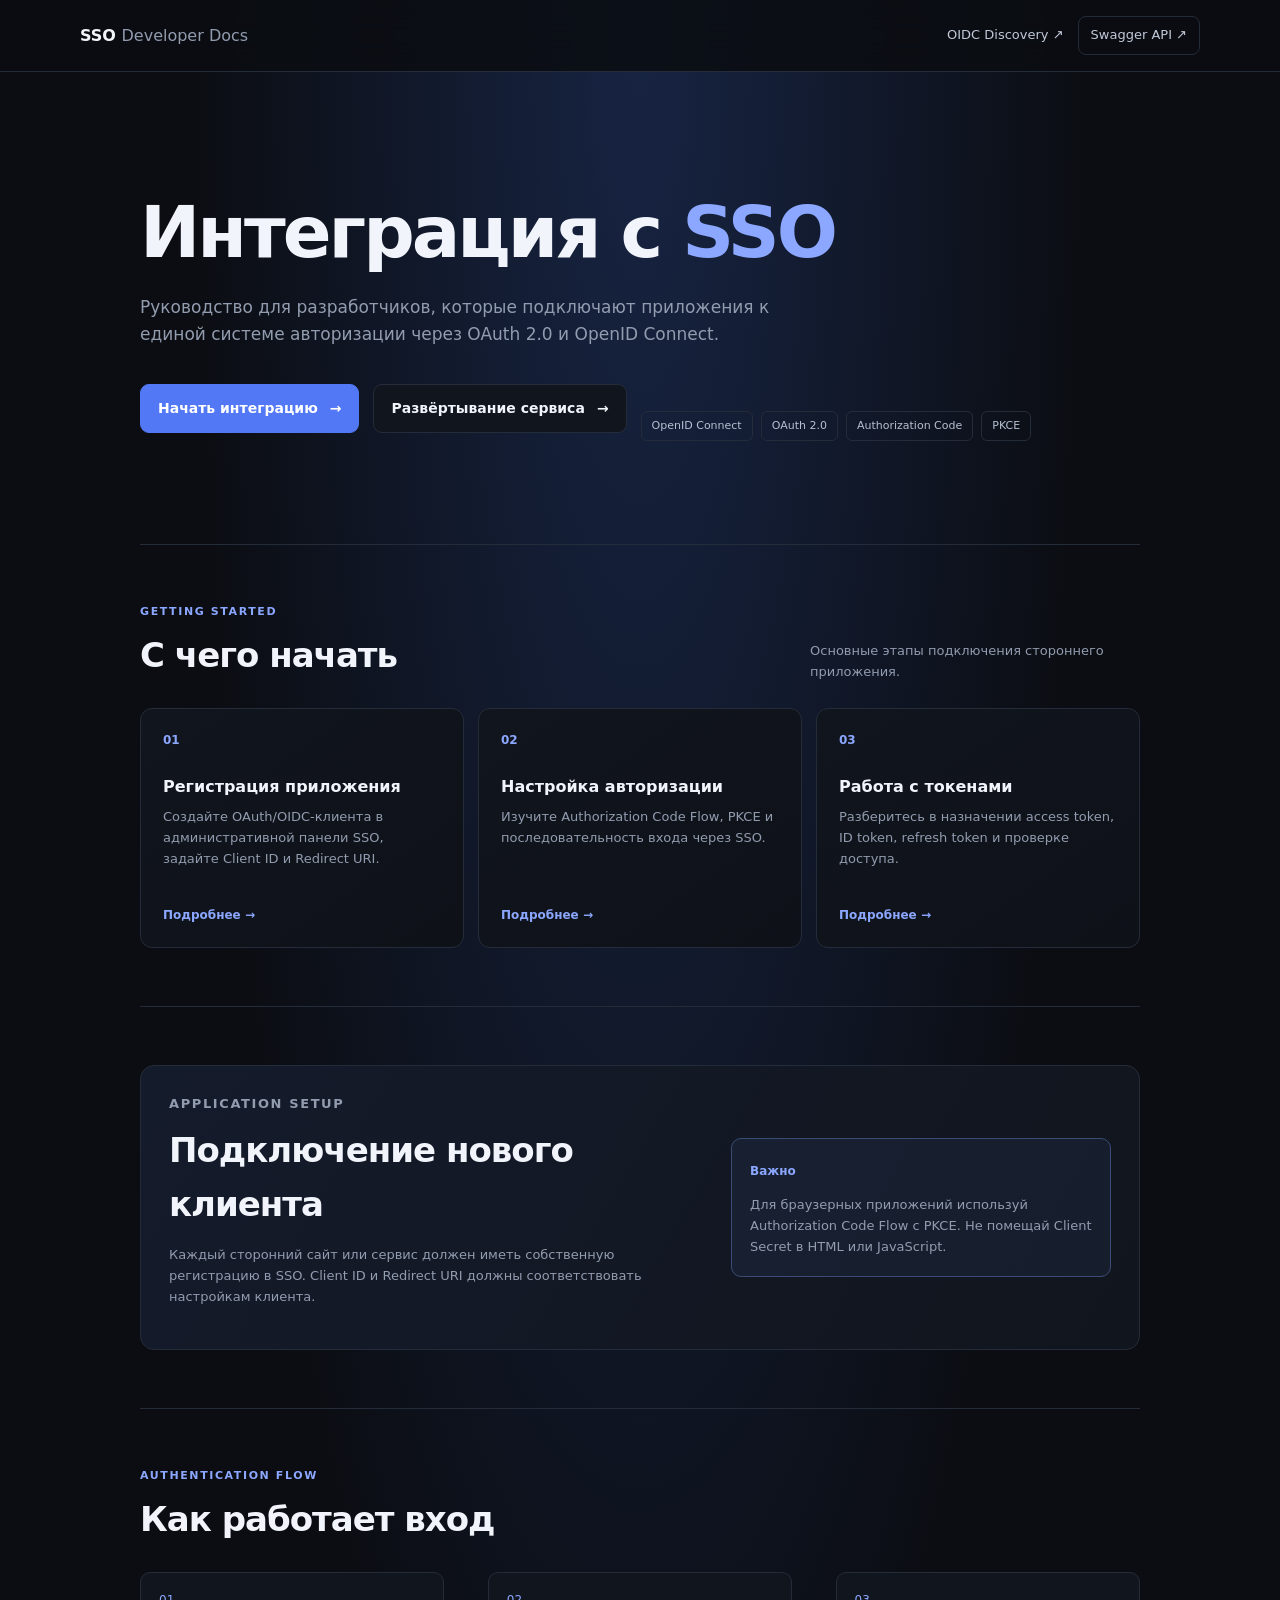
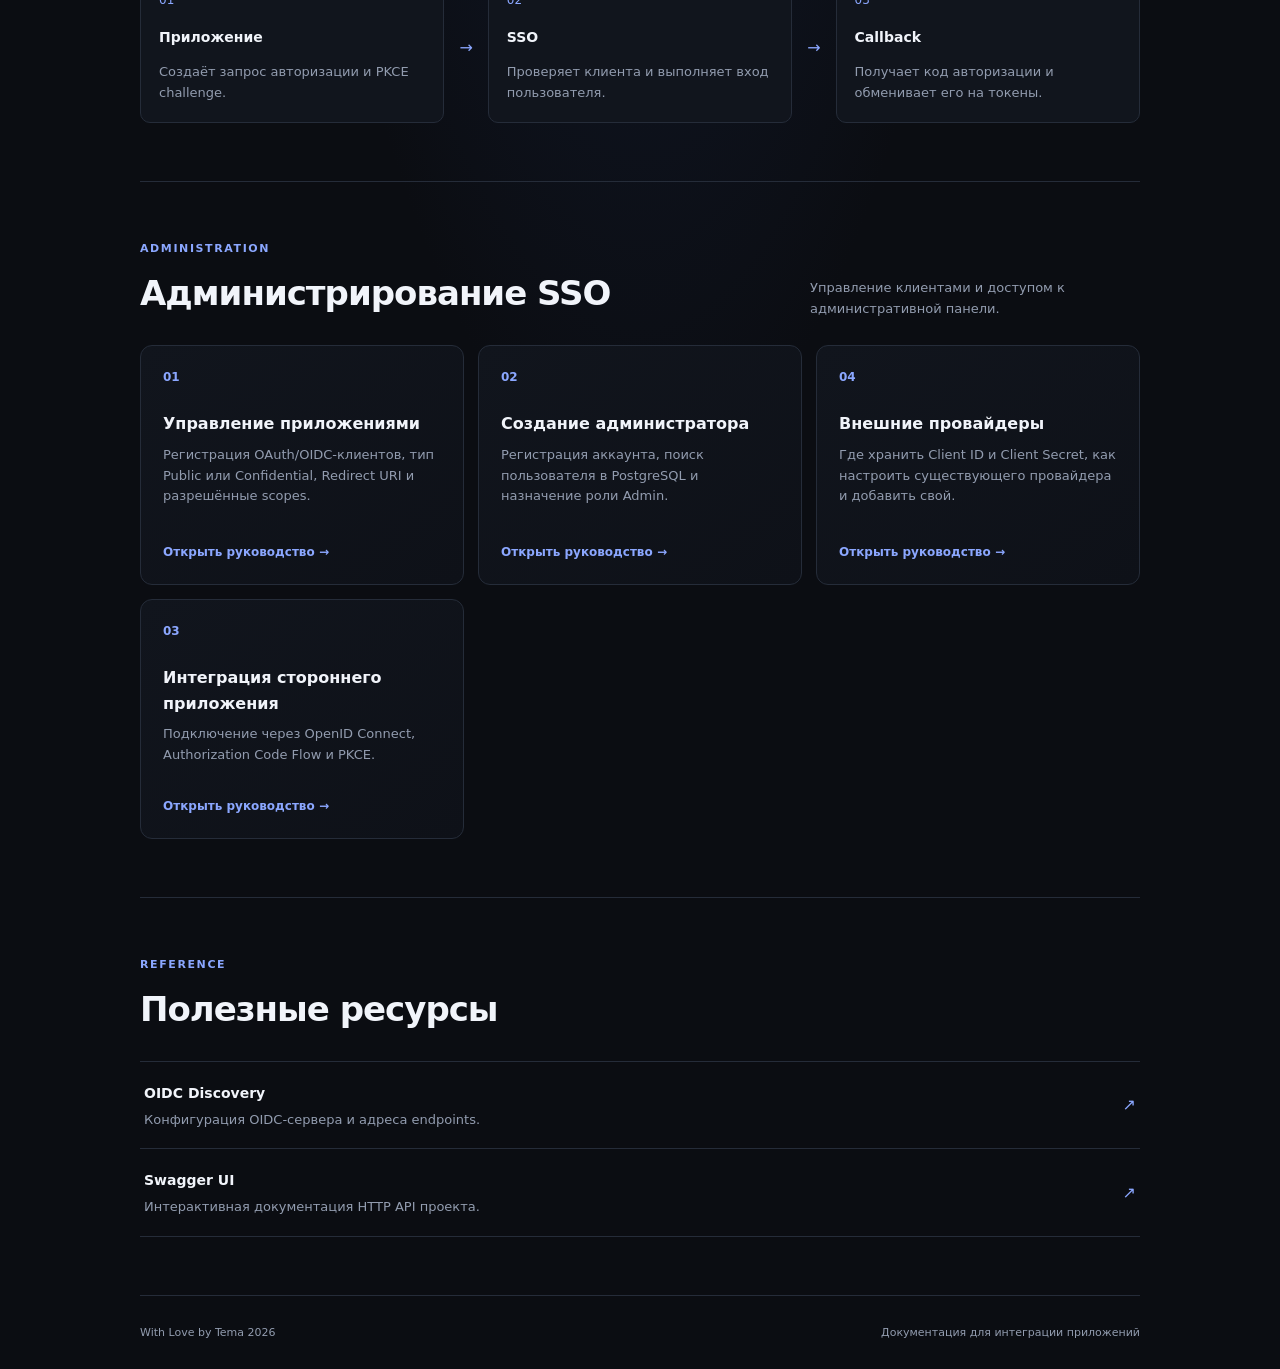
<file: index.html>
<!doctype html>
<html lang="ru">
  <head>
    <meta charset="UTF-8" />
    <meta name="viewport" content="width=device-width, initial-scale=1" />
    <meta
      name="description"
      content="Документация SSO: OpenID Connect, OAuth 2.0, управление приложениями и администраторами."
    />
    <title>SSO Developer Docs</title>
    <link rel="stylesheet" href="./docs.css" />
  </head>
  <body>
    <header class="topbar">
      <a class="brand" href="./index.html"
        ><span class="brand-icon">S</span
        ><span>SSO <span class="brand-muted">Developer Docs</span></span></a
      >
      <nav class="top-links">
        <a
          href="/.well-known/openid-configuration"
          target="_blank"
          rel="noreferrer"
          >OIDC Discovery ↗</a
        ><a
          href="/https:/https://swagger.io/product/?utm_source=google-paid&utm_medium=ppcg&utm_campaign=G+-+API+Hub+-+EMEA+-+NB&utm_term=generate%20api%20docs&utm_content=p&gclsrc=aw.ds&gad_source=1&gad_campaignid=22683279347&gbraid=0AAAAAD_lD12zWkUJng0uIeeUPPzYpcs_p&gclid=CjwKCAjw56zWBhB0EiwAdPOQOXwqYuTYtVaJOTrjmv5AyWUm6wHP_3hbpvoW6pRuafMUylr0GKpf4hoCHOYQAvD_BwE.io/product/?utm_source=google-paid&utm_medium=ppcg&utm_campaign=G+-+API+Hub+-+EMEA+-+NB&utm_term=generate%20api%20docs&utm_content=p&gclsrc=aw.ds&gad_source=1&gad_campaignid=22683279347&gbraid=0AAAAAD_lD12zWkUJng0uIeeUPPzYpcs_p&gclid=CjwKCAjw56zWBhB0EiwAdPOQOXwqYuTYtVaJOTrjmv5AyWUm6wHP_3hbpvoW6pRuafMUylr0GKpf4hoCHOYQAvD_BwE"
          class="nav-button"
          >Swagger API ↗</a
        >
      </nav>
    </header>
    <main>
      <section class="hero">
        <div class="eyebrow">
          <span class="status-dot"></span>    Developer Portal     </div>
        <h1>Интеграция с <span>SSO</span></h1>
        <p class="hero-description">
          Руководство для разработчиков, которые подключают приложения к единой
          системе авторизации через OAuth 2.0 и OpenID Connect.
        </p>
        <div class="hero-actions">
          <a class="button button-primary" href="#quick-start"
            >Начать интеграцию <span>→</span></a
        </div>
        <a class="button button-secondary" href="./deployment.html"
            >Развёртывание сервиса <span>→</span></a
        </div>
        <div class="protocols">
          <span>OpenID Connect</span><span>OAuth 2.0</span
          ><span>Authorization Code</span><span>PKCE</span>
        </div>
      </section>
      <section class="section" id="quick-start">
        <div class="section-heading">
          <div>
            <p class="section-label">GETTING STARTED</p>
            <h2>С чего начать</h2>
          </div>
          <p>Основные этапы подключения стороннего приложения.</p>
        </div>
        <div class="cards">
          <a class="card" href="./applications.html"
            ><div class="card-number">01</div>
            <h3>Регистрация приложения</h3>
            <p>
              Создайте OAuth/OIDC-клиента в административной панели SSO, задайте
              Client ID и Redirect URI.
            </p>
            <span class="card-link">Подробнее →</span></a
          >
          <a class="card" href="./integration.html#authorization"
            ><div class="card-number">02</div>
            <h3>Настройка авторизации</h3>
            <p>
              Изучите Authorization Code Flow, PKCE и последовательность входа
              через SSO.
            </p>
            <span class="card-link">Подробнее →</span></a
          >
          <a class="card" href="./integration.html#tokens"
            ><div class="card-number">03</div>
            <h3>Работа с токенами</h3>
            <p>
              Разберитесь в назначении access token, ID token, refresh token и
              проверке доступа.
            </p>
            <span class="card-link">Подробнее →</span></a
          >
        </div>
      </section>
      <section class="section">
        <div class="info-panel">
          <div>
            <p class="section-label">APPLICATION SETUP</p>
            <h2>Подключение нового клиента</h2>
            <p>
              Каждый сторонний сайт или сервис должен иметь собственную
              регистрацию в SSO. Client ID и Redirect URI должны соответствовать
              настройкам клиента.
            </p>
          </div>
          <div class="info-aside">
            <span class="aside-label">Важно</span>
            <p>
              Для браузерных приложений используй Authorization Code Flow с
              PKCE. Не помещай Client Secret в HTML или JavaScript.
            </p>
          </div>
        </div>
      </section>
      <section class="section" id="authorization">
        <div class="section-heading">
          <div>
            <p class="section-label">AUTHENTICATION FLOW</p>
            <h2>Как работает вход</h2>
          </div>
        </div>
        <div class="flow">
          <div class="flow-step">
            <span>01</span><strong>Приложение</strong>
            <p>Создаёт запрос авторизации и PKCE challenge.</p>
          </div>
          <div class="flow-arrow">→</div>
          <div class="flow-step">
            <span>02</span><strong>SSO</strong>
            <p>Проверяет клиента и выполняет вход пользователя.</p>
          </div>
          <div class="flow-arrow">→</div>
          <div class="flow-step">
            <span>03</span><strong>Callback</strong>
            <p>Получает код авторизации и обменивает его на токены.</p>
          </div>
        </div>
      </section>
      <section class="section" id="administration">
        <div class="section-heading">
          <div>
            <p class="section-label">ADMINISTRATION</p>
            <h2>Администрирование SSO</h2>
          </div>
          <p>Управление клиентами и доступом к административной панели.</p>
        </div>
        <div class="cards">
          <a class="card" href="./applications.html"
            ><div class="card-number">01</div>
            <h3>Управление приложениями</h3>
            <p>
              Регистрация OAuth/OIDC-клиентов, тип Public или Confidential,
              Redirect URI и разрешённые scopes.
            </p>
            <span class="card-link">Открыть руководство →</span></a
          >
          <a class="card" href="./administration.html"
            ><div class="card-number">02</div>
            <h3>Создание администратора</h3>
            <p>
              Регистрация аккаунта, поиск пользователя в PostgreSQL и назначение
              роли Admin.
            </p>
            <span class="card-link">Открыть руководство →</span></a
          >
          <a class="card" href="./providers.html"
            ><div class="card-number">04</div>
            <h3>Внешние провайдеры</h3>
            <p>
              Где хранить Client ID и Client Secret, как настроить существующего
              провайдера и добавить свой.
            </p>
            <span class="card-link">Открыть руководство →</span></a
          >
          <a class="card" href="./integration.html"
            ><div class="card-number">03</div>
            <h3>Интеграция стороннего приложения</h3>
            <p>
              Подключение через OpenID Connect, Authorization Code Flow и PKCE.
            </p>
            <span class="card-link">Открыть руководство →</span></a
          >
        </div>
      </section>
      <!-- <section class="section" id="quick-links">
        <div class="section-heading">
          <div>
            <p class="section-label">QUICK ACCESS</p>
            <h2>Быстрые ссылки</h2>
          </div>
          <p>Основные страницы локального SSO-проекта.</p>
        </div>
        <div class="resource-list">
          <a class="resource" href="/Admin/Applications"
            ><div>
              <strong>Админ-панель</strong>
              <p>
                Управление зарегистрированными OAuth/OIDC-приложениями.
                Требуется роль Admin.
              </p>
            </div>
            <span>↗</span></a
          >
          <a class="resource" href="/oauth-test.html"
            ><div>
              <strong>Локальная тестовая страница</strong>
              <p>Проверка OAuth, PKCE и работы токенов.</p>
            </div>
            <span>↗</span></a
          >
          <a class="resource" href="/Account/Login"
            ><div>
              <strong>Авторизация / вход</strong>
              <p>Страница входа в аккаунт SSO.</p>
            </div>
            <span>↗</span></a
          >
          <a class="resource" href="/Account/Logout"
            ><div>
              <strong>Выход из аккаунта</strong>
              <p>Маршрут выхода. Может требовать POST-запрос.</p>
            </div>
            <span>↗</span></a
          >
          <a class="resource" href="/"
            ><div>
              <strong>Главная локального проекта</strong>
              <p>Корневой адрес запущенного SSO-сервиса.</p>
            </div>
            <span>↗</span></a
          >
        </div>
      </section> -->

      <section class="section" id="tokens">
        <div class="section-heading">
          <div>
            <p class="section-label">REFERENCE</p>
            <h2>Полезные ресурсы</h2>
          </div>
        </div>
        <div class="resource-list">
          <a
            class="resource"
            href="https://openid.net/specs/openid-connect-discovery-1_0.html"
            target="_blank"
            rel="noreferrer"
            ><div>
              <strong>OIDC Discovery</strong>
              <p>Конфигурация OIDC-сервера и адреса endpoints.</p>
            </div>
            <span>↗</span></a
          >
          <a
            class="resource"
            href="/https:/https://swagger.io/product/?utm_source=google-paid&utm_medium=ppcg&utm_campaign=G+-+API+Hub+-+EMEA+-+NB&utm_term=generate%20api%20docs&utm_content=p&gclsrc=aw.ds&gad_source=1&gad_campaignid=22683279347&gbraid=0AAAAAD_lD12zWkUJng0uIeeUPPzYpcs_p&gclid=CjwKCAjw56zWBhB0EiwAdPOQOXwqYuTYtVaJOTrjmv5AyWUm6wHP_3hbpvoW6pRuafMUylr0GKpf4hoCHOYQAvD_BwE.io/product/?utm_source=google-paid&utm_medium=ppcg&utm_campaign=G+-+API+Hub+-+EMEA+-+NB&utm_term=generate%20api%20docs&utm_content=p&gclsrc=aw.ds&gad_source=1&gad_campaignid=22683279347&gbraid=0AAAAAD_lD12zWkUJng0uIeeUPPzYpcs_p&gclid=CjwKCAjw56zWBhB0EiwAdPOQOXwqYuTYtVaJOTrjmv5AyWUm6wHP_3hbpvoW6pRuafMUylr0GKpf4hoCHOYQAvD_BwE"
            ><div>
              <strong>Swagger UI</strong>
              <p>Интерактивная документация HTTP API проекта.</p>
            </div>
            <span>↗</span></a
          >
        </div>
      </section>
      <footer>
        <span>With Love by Tema 2026</span
        ><span>Документация для интеграции приложений</span>
      </footer>
    </main>
  </body>
</html>
</file>
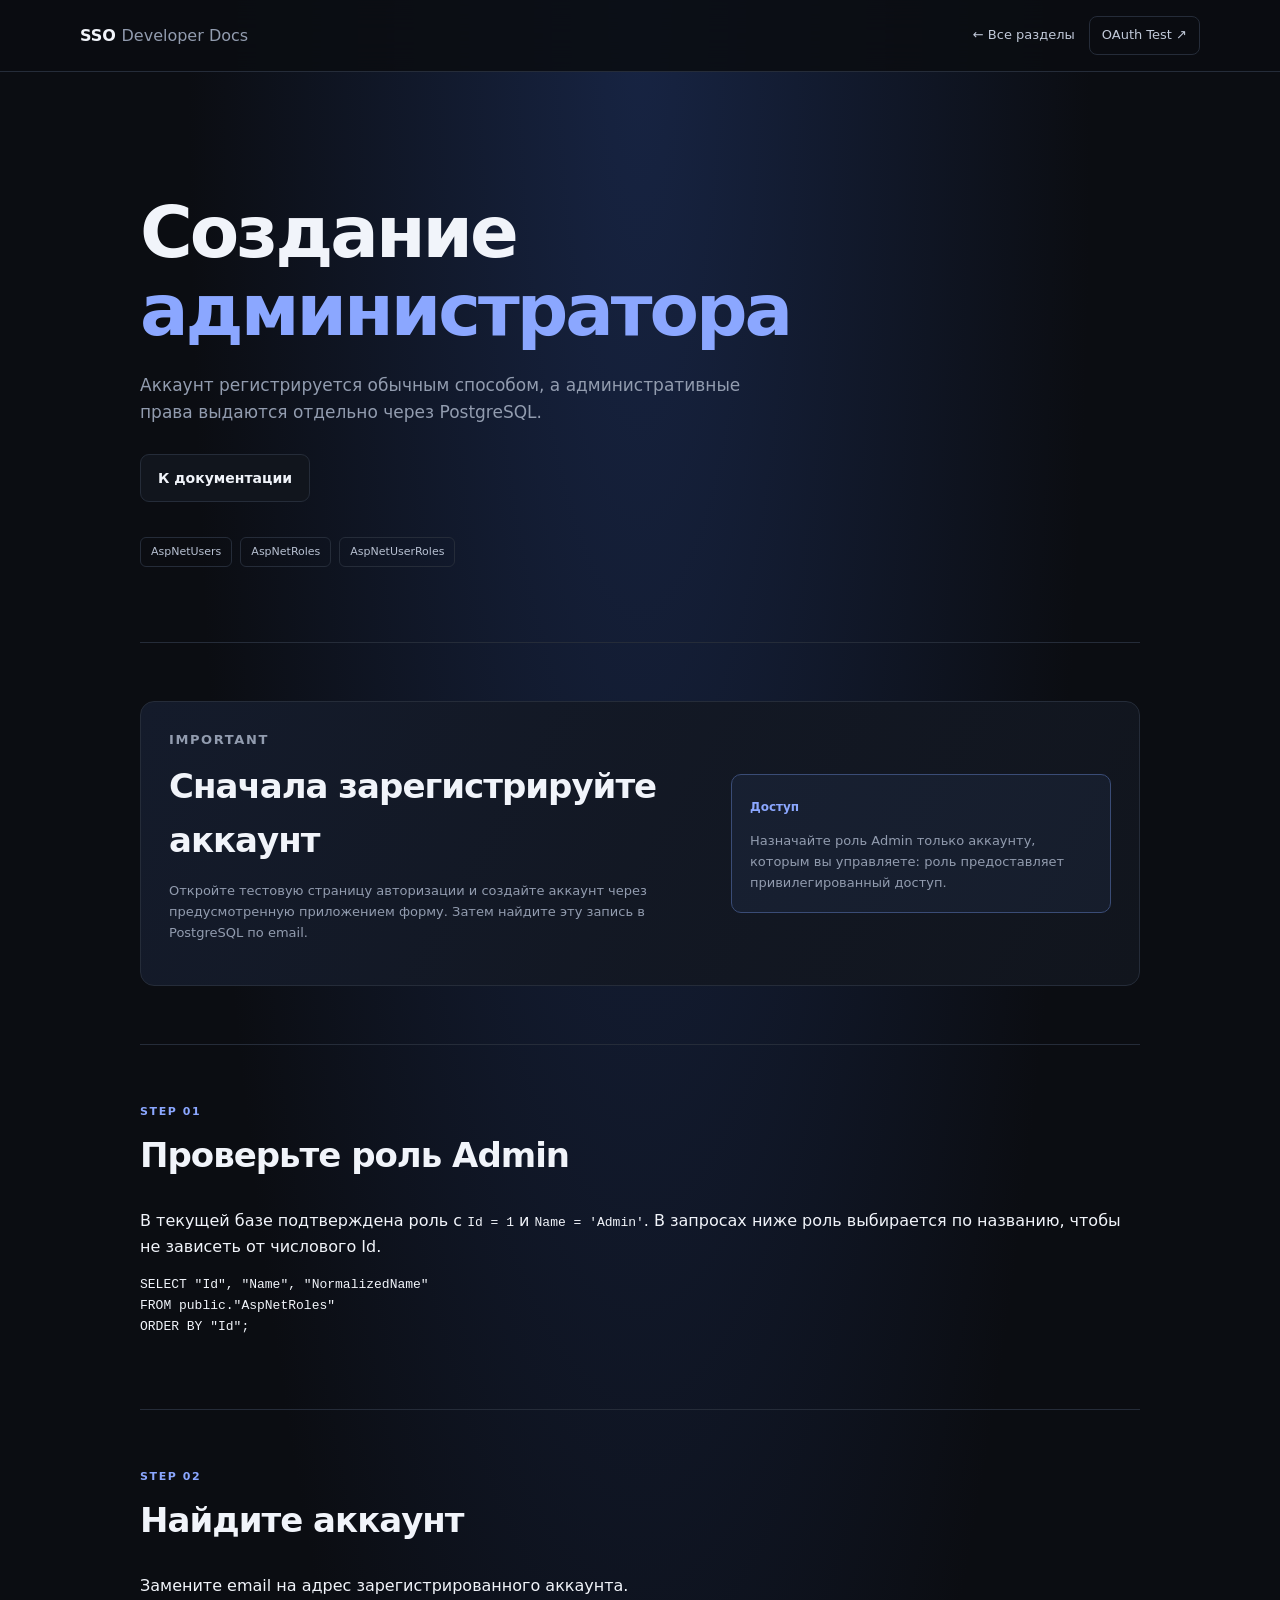
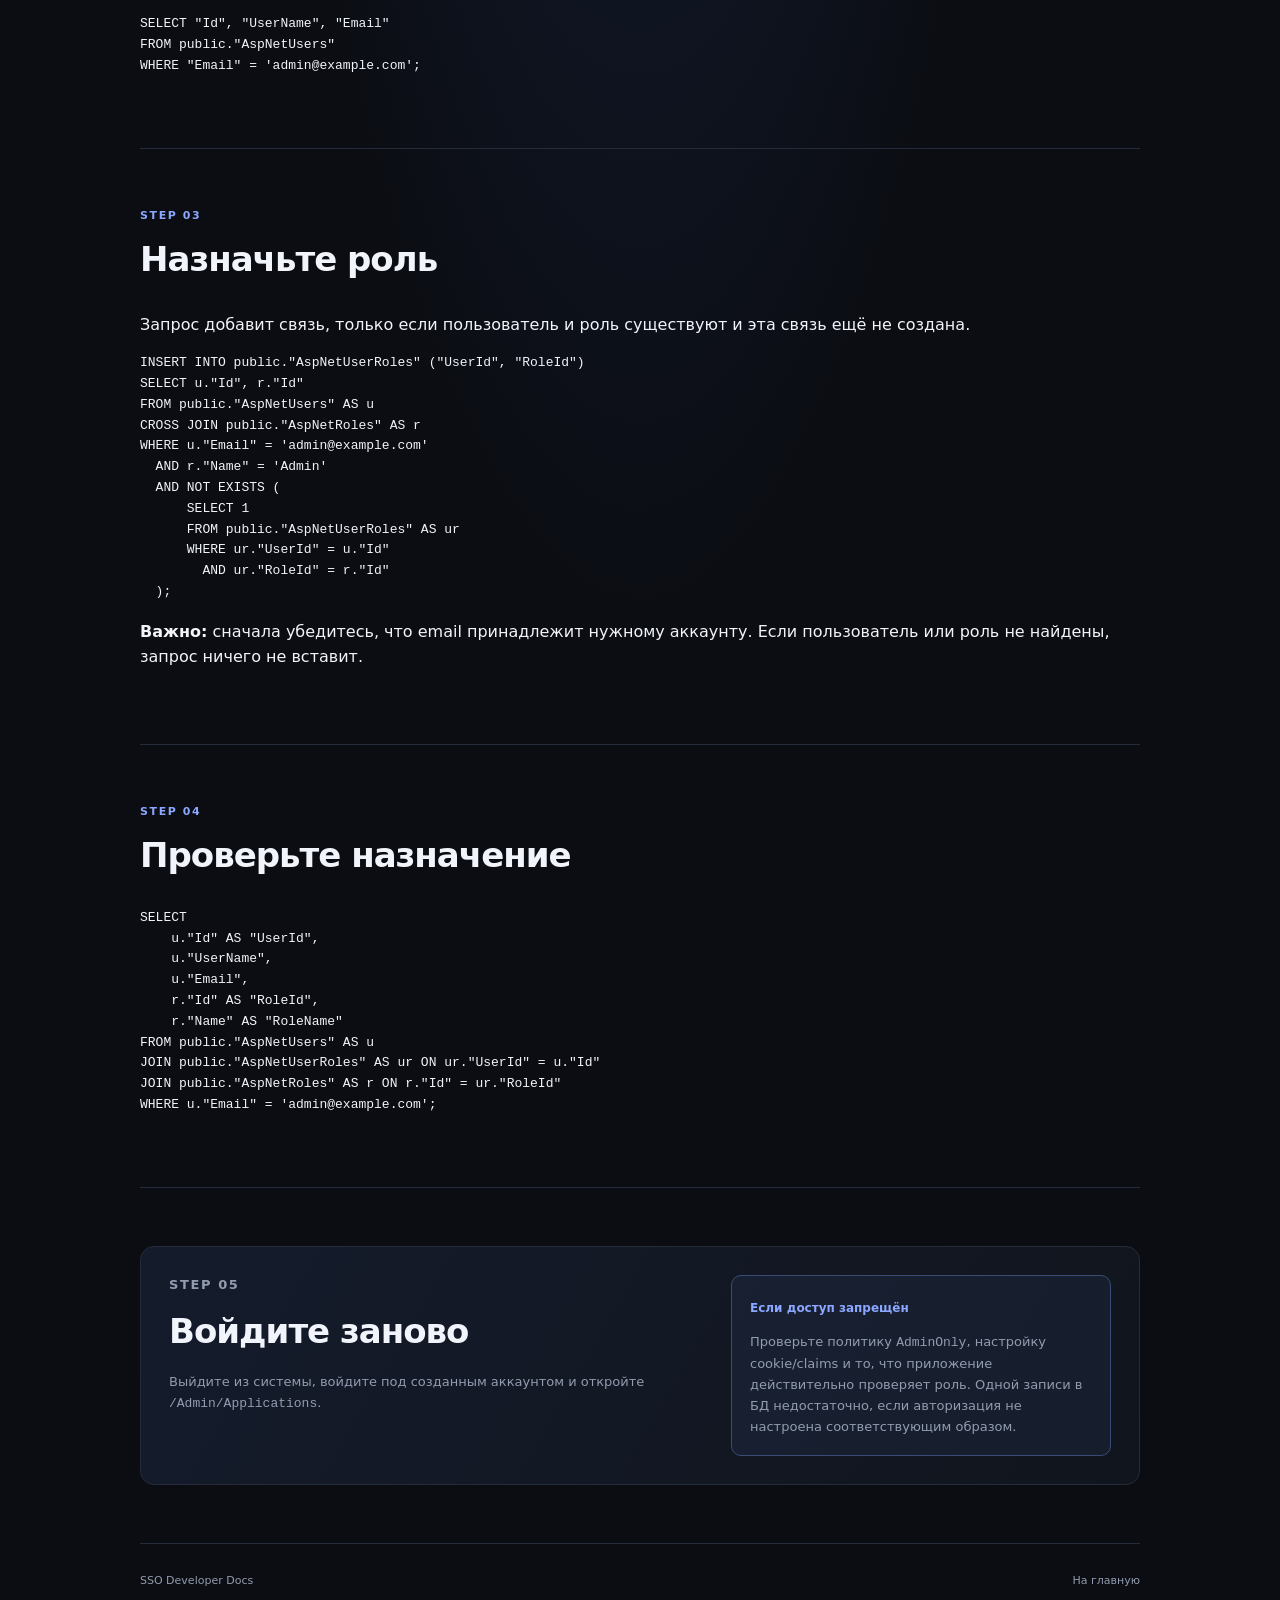
<file: administration.html>
<!doctype html>
<html lang="ru">
  <head>
    <meta charset="UTF-8" />
    <meta name="viewport" content="width=device-width, initial-scale=1" />
    <meta
      name="description"
      content="Создание администратора SSO и назначение роли Admin в PostgreSQL."
    />
    <title>Администрирование — SSO Docs</title>
    <link rel="stylesheet" href="./docs.css" />
  </head>
  <body>
    <header class="topbar">
      <a class="brand" href="./index.html"
        ><span class="brand-icon">S</span
        ><span>SSO <span class="brand-muted">Developer Docs</span></span></a
      >
      <nav class="top-links">
        <a href="./index.html">← Все разделы</a
        ><a href="/oauth-test.html" class="nav-button">OAuth Test ↗</a>
      </nav>
    </header>
    <main>
      <section class="hero">
        <div class="eyebrow">
          <span class="status-dot"></span> ADMINISTRATION
        </div>
        <h1>Создание <span>администратора</span></h1>
        <p class="hero-description">
          Аккаунт регистрируется обычным способом, а административные права
          выдаются отдельно через PostgreSQL.
        </p>
        <div class="hero-actions">
          <!-- <a class="button button-primary" href="/oauth-test.html"
            >Открыть тестовую страницу →</a> -->
          <a class="button button-secondary" href="./index.html"
            >К документации</a
          >
        </div>
        <div class="protocols">
          <span>AspNetUsers</span><span>AspNetRoles</span
          ><span>AspNetUserRoles</span>
        </div>
      </section>
      <!-- <section class="section" id="quick-links">
        <div class="section-heading">
          <div>
            <p class="section-label">QUICK ACCESS</p>
            <h2>Быстрые ссылки проекта</h2>
          </div>
        </div>
        <div class="resource-list">
          <a class="resource" href="/Admin/Applications"
            ><div>
              <strong>Админ-панель</strong>
              <p>Управление приложениями SSO.</p>
            </div>
            <span>↗</span></a
          >
          <a class="resource" href="/oauth-test.html"
            ><div>
              <strong>Локальная тестовая страница</strong>
              <p>Проверка авторизации и токенов.</p>
            </div>
            <span>↗</span></a
          >
          <a class="resource" href="/Account/Login"
            ><div>
              <strong>Авторизация / вход</strong>
              <p>Страница входа в SSO.</p>
            </div>
            <span>↗</span></a
          >
          <a class="resource" href="/Account/Logout"
            ><div>
              <strong>Логаут / выход</strong>
              <p>Маршрут завершения сессии. Может требовать POST.</p>
            </div>
            <span>↗</span></a
          >
          <a class="resource" href="/"
            ><div>
              <strong>Главная локального проекта</strong>
              <p>Корневой адрес SSO-сервиса.</p>
            </div>
            <span>↗</span></a
          >
        </div>
      </section> -->
      <section class="section">
        <div class="info-panel">
          <div>
            <p class="section-label">IMPORTANT</p>
            <h2>Сначала зарегистрируйте аккаунт</h2>
            <p>
              Откройте тестовую страницу авторизации и создайте аккаунт через
              предусмотренную приложением форму. Затем найдите эту запись в
              PostgreSQL по email.
            </p>
          </div>
          <div class="info-aside">
            <span class="aside-label">Доступ</span>
            <p>
              Назначайте роль Admin только аккаунту, которым вы управляете: роль
              предоставляет привилегированный доступ.
            </p>
          </div>
        </div>
      </section>
      <section class="section">
        <div class="section-heading">
          <div>
            <p class="section-label">STEP 01</p>
            <h2>Проверьте роль Admin</h2>
          </div>
        </div>
        <p>
          В текущей базе подтверждена роль с <code>Id = 1</code> и
          <code>Name = 'Admin'</code>. В запросах ниже роль выбирается по
          названию, чтобы не зависеть от числового Id.
        </p>
        <pre><code>SELECT "Id", "Name", "NormalizedName"
FROM public."AspNetRoles"
ORDER BY "Id";</code></pre>
      </section>
      <section class="section">
        <div class="section-heading">
          <div>
            <p class="section-label">STEP 02</p>
            <h2>Найдите аккаунт</h2>
          </div>
        </div>
        <p>Замените email на адрес зарегистрированного аккаунта.</p>
        <pre><code>SELECT "Id", "UserName", "Email"
FROM public."AspNetUsers"
WHERE "Email" = 'admin@example.com';</code></pre>
      </section>
      <section class="section">
        <div class="section-heading">
          <div>
            <p class="section-label">STEP 03</p>
            <h2>Назначьте роль</h2>
          </div>
        </div>
        <p>
          Запрос добавит связь, только если пользователь и роль существуют и эта
          связь ещё не создана.
        </p>
        <pre><code>INSERT INTO public."AspNetUserRoles" ("UserId", "RoleId")
SELECT u."Id", r."Id"
FROM public."AspNetUsers" AS u
CROSS JOIN public."AspNetRoles" AS r
WHERE u."Email" = 'admin@example.com'
  AND r."Name" = 'Admin'
  AND NOT EXISTS (
      SELECT 1
      FROM public."AspNetUserRoles" AS ur
      WHERE ur."UserId" = u."Id"
        AND ur."RoleId" = r."Id"
  );</code></pre>
        <p>
          <strong>Важно:</strong> сначала убедитесь, что email принадлежит
          нужному аккаунту. Если пользователь или роль не найдены, запрос ничего
          не вставит.
        </p>
      </section>
      <section class="section">
        <div class="section-heading">
          <div>
            <p class="section-label">STEP 04</p>
            <h2>Проверьте назначение</h2>
          </div>
        </div>
        <pre><code>SELECT
    u."Id" AS "UserId",
    u."UserName",
    u."Email",
    r."Id" AS "RoleId",
    r."Name" AS "RoleName"
FROM public."AspNetUsers" AS u
JOIN public."AspNetUserRoles" AS ur ON ur."UserId" = u."Id"
JOIN public."AspNetRoles" AS r ON r."Id" = ur."RoleId"
WHERE u."Email" = 'admin@example.com';</code></pre>
      </section>
      <section class="section">
        <div class="info-panel">
          <div>
            <p class="section-label">STEP 05</p>
            <h2>Войдите заново</h2>
            <p>
              Выйдите из системы, войдите под созданным аккаунтом и откройте
              <code>/Admin/Applications</code>.
            </p>
          </div>
          <div class="info-aside">
            <span class="aside-label">Если доступ запрещён</span>
            <p>
              Проверьте политику <code>AdminOnly</code>, настройку cookie/claims
              и то, что приложение действительно проверяет роль. Одной записи в
              БД недостаточно, если авторизация не настроена соответствующим
              образом.
            </p>
          </div>
        </div>
      </section>
      <footer>
        <span>SSO Developer Docs</span
        ><span><a href="./index.html">На главную</a></span>
      </footer>
    </main>
  </body>
</html>
</file>
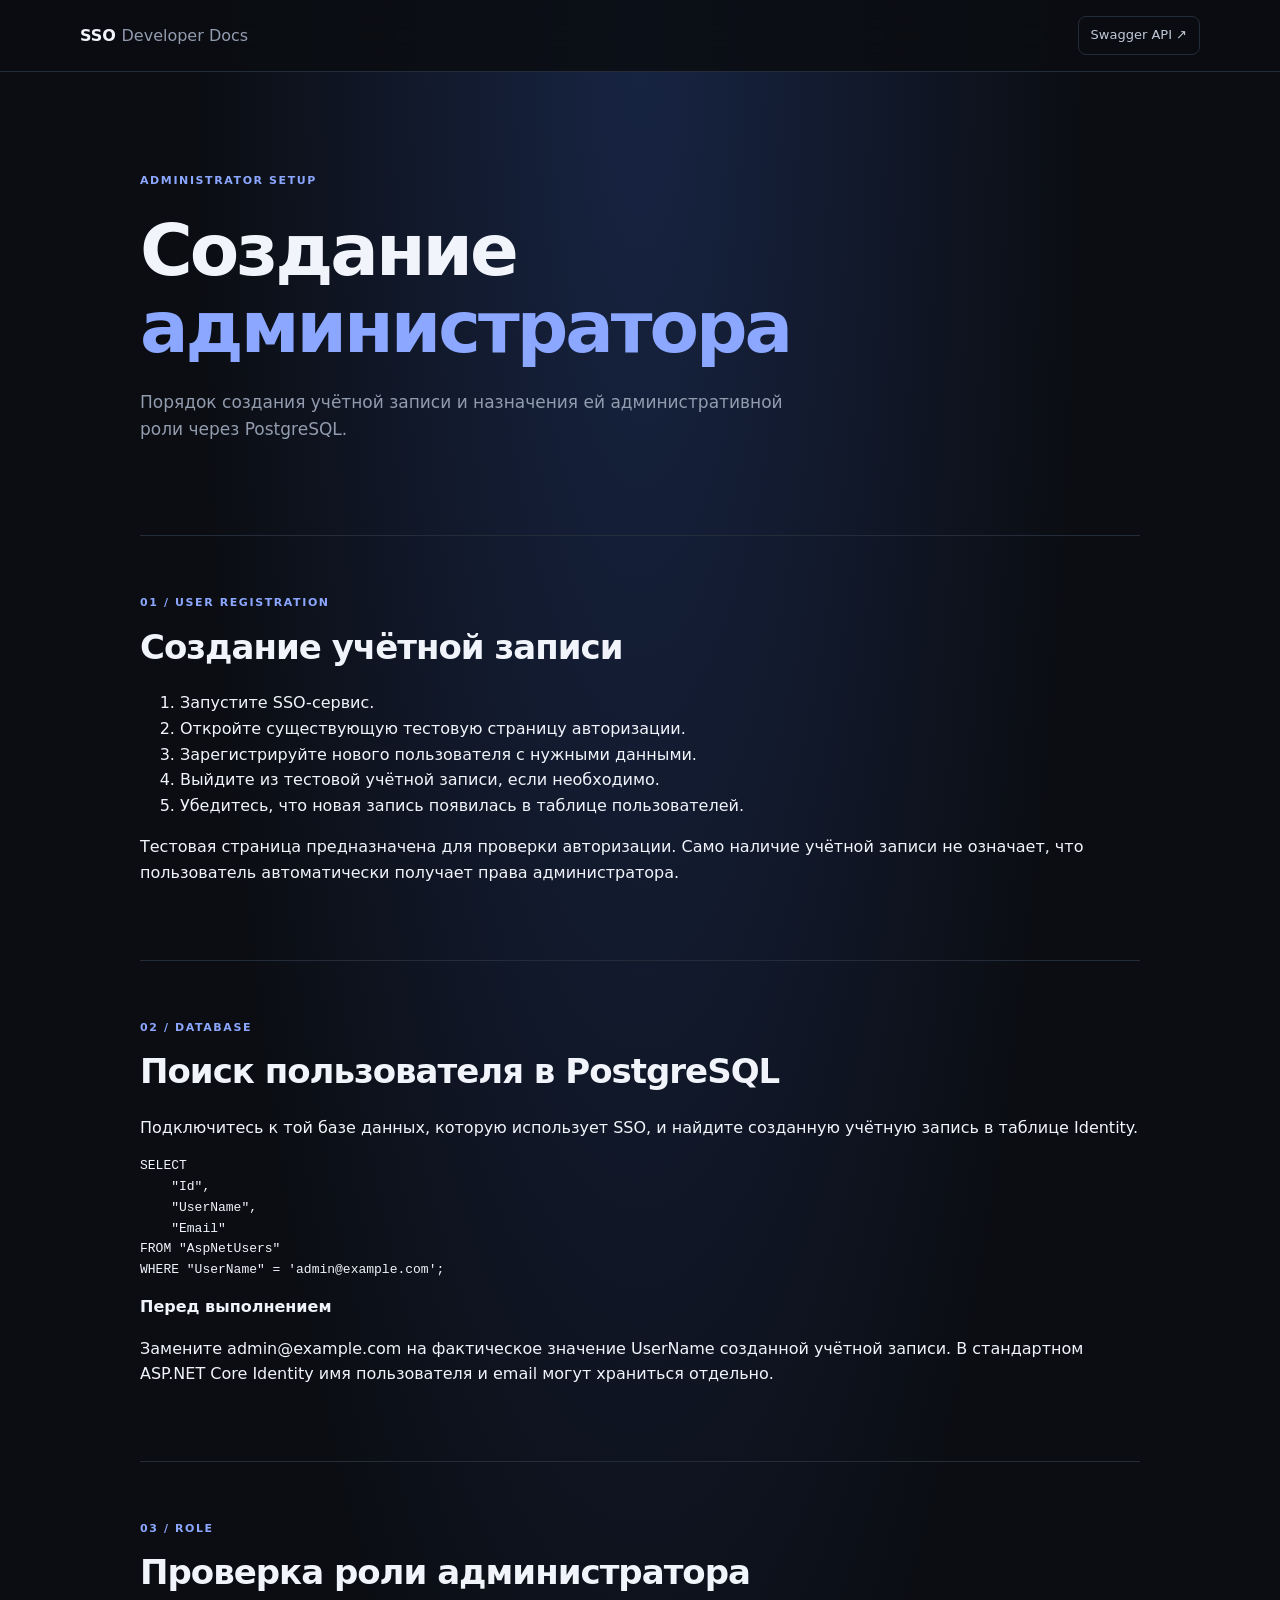
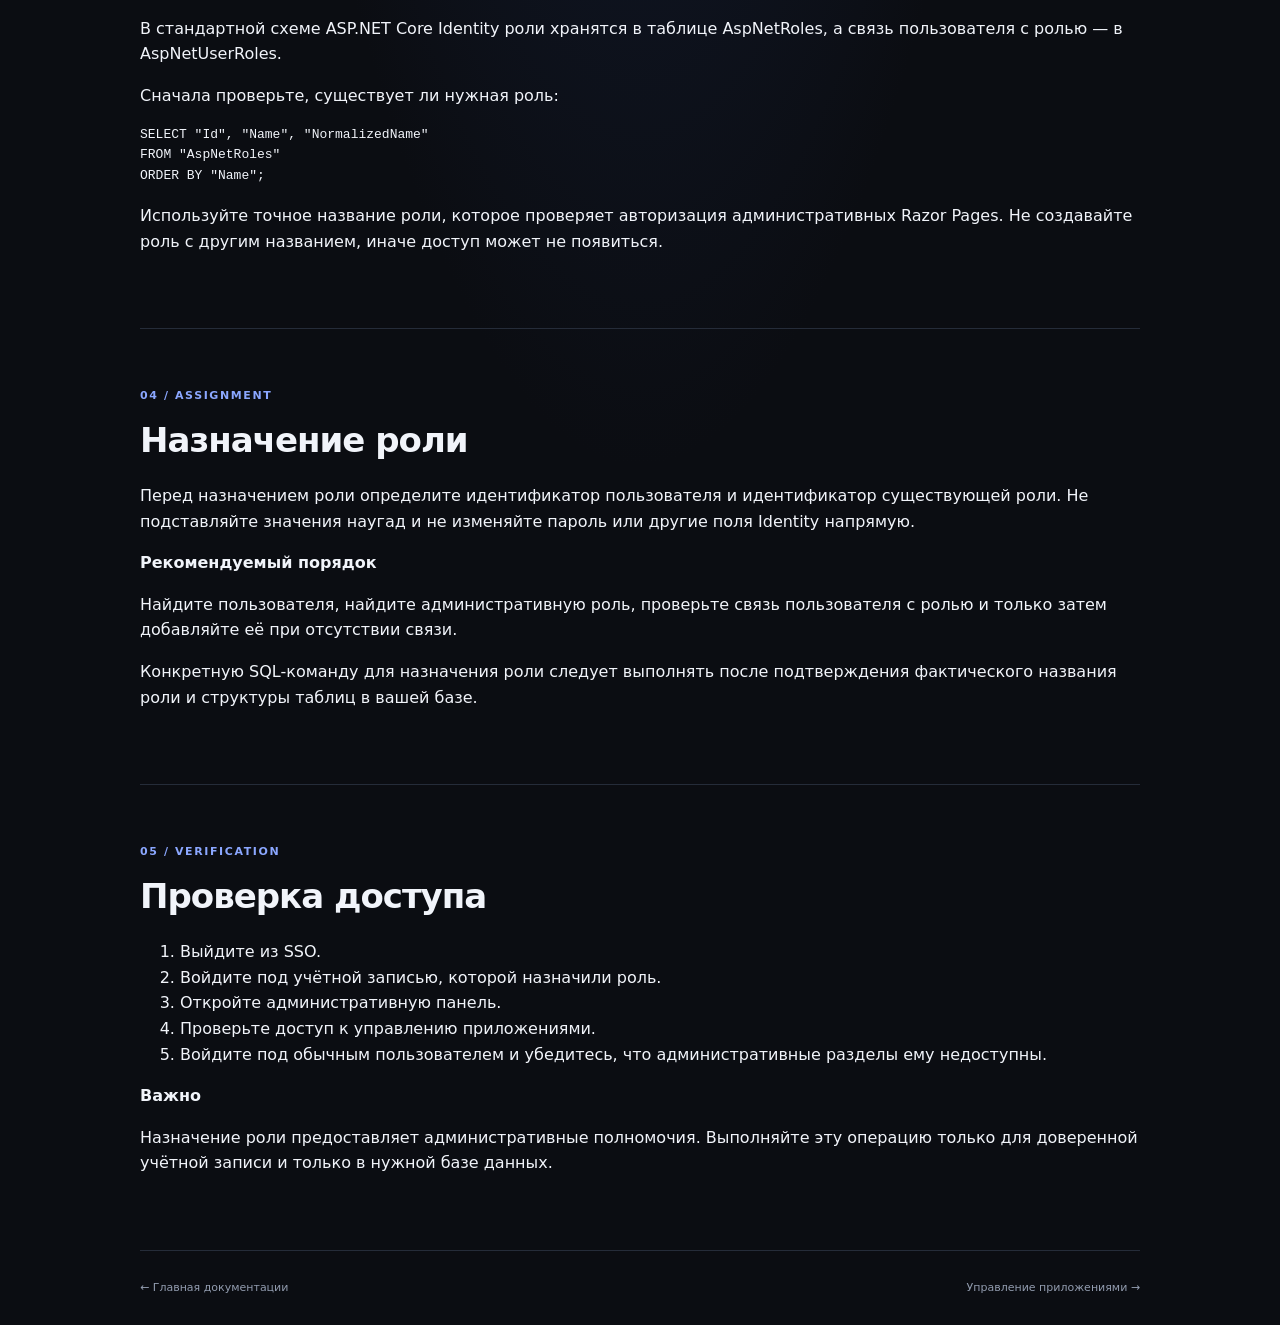
<file: administratir.html>
<!doctype html>
<html lang="ru">
  <head>
    <meta charset="UTF-8" />
    <meta name="viewport" content="width=device-width, initial-scale=1" />
    <title>Создание администратора — SSO Docs</title>
    <link rel="stylesheet" href="./docs.css" />
  </head>
  <body>
    <header class="topbar">
      <a class="brand" href="./index.html">
        <span class="brand-icon">S</span>
        <span>SSO <span class="brand-muted">Developer Docs</span></span>
      </a>
      <nav class="top-links">
        <a
          href="https://swagger.io/product/?utm_source=google-paid&utm_medium=ppcg&utm_campaign=G+-+API+Hub+-+EMEA+-+NB&utm_term=generate%20api%20docs&utm_content=p&gclsrc=aw.ds&gad_source=1&gad_campaignid=22683279347&gbraid=0AAAAAD_lD12zWkUJng0uIeeUPPzYpcs_p&gclid=CjwKCAjw56zWBhB0EiwAdPOQOXwqYuTYtVaJOTrjmv5AyWUm6wHP_3hbpvoW6pRuafMUylr0GKpf4hoCHOYQAvD_BwE"
          class="nav-button"
          >Swagger API ↗</a
        >
      </nav>
    </header>

    <main>
      <section class="hero">
        <p class="section-label">ADMINISTRATOR SETUP</p>
        <h1>Создание <span>администратора</span></h1>
        <p class="hero-description">
          Порядок создания учётной записи и назначения ей административной роли
          через PostgreSQL.
        </p>
      </section>

      <section class="section">
        <p class="section-label">01 / USER REGISTRATION</p>
        <h2>Создание учётной записи</h2>
        <ol>
          <li>Запустите SSO-сервис.</li>
          <li>Откройте существующую тестовую страницу авторизации.</li>
          <li>Зарегистрируйте нового пользователя с нужными данными.</li>
          <li>Выйдите из тестовой учётной записи, если необходимо.</li>
          <li>
            Убедитесь, что новая запись появилась в таблице пользователей.
          </li>
        </ol>

        <p>
          Тестовая страница предназначена для проверки авторизации. Само наличие
          учётной записи не означает, что пользователь автоматически получает
          права администратора.
        </p>
      </section>

      <section class="section">
        <p class="section-label">02 / DATABASE</p>
        <h2>Поиск пользователя в PostgreSQL</h2>
        <p>
          Подключитесь к той базе данных, которую использует SSO, и найдите
          созданную учётную запись в таблице Identity.
        </p>

        <div class="code-block">
          <pre><code>SELECT
    "Id",
    "UserName",
    "Email"
FROM "AspNetUsers"
WHERE "UserName" = 'admin@example.com';</code></pre>
        </div>

        <div class="note">
          <strong>Перед выполнением</strong>
          <p>
            Замените admin@example.com на фактическое значение UserName
            созданной учётной записи. В стандартном ASP.NET Core Identity имя
            пользователя и email могут храниться отдельно.
          </p>
        </div>
      </section>

      <section class="section">
        <p class="section-label">03 / ROLE</p>
        <h2>Проверка роли администратора</h2>
        <p>
          В стандартной схеме ASP.NET Core Identity роли хранятся в таблице
          AspNetRoles, а связь пользователя с ролью — в AspNetUserRoles.
        </p>

        <p>Сначала проверьте, существует ли нужная роль:</p>
        <div class="code-block">
          <pre><code>SELECT "Id", "Name", "NormalizedName"
FROM "AspNetRoles"
ORDER BY "Name";</code></pre>
        </div>

        <p>
          Используйте точное название роли, которое проверяет авторизация
          административных Razor Pages. Не создавайте роль с другим названием,
          иначе доступ может не появиться.
        </p>
      </section>

      <section class="section">
        <p class="section-label">04 / ASSIGNMENT</p>
        <h2>Назначение роли</h2>
        <p>
          Перед назначением роли определите идентификатор пользователя и
          идентификатор существующей роли. Не подставляйте значения наугад и не
          изменяйте пароль или другие поля Identity напрямую.
        </p>

        <div class="note">
          <strong>Рекомендуемый порядок</strong>
          <p>
            Найдите пользователя, найдите административную роль, проверьте связь
            пользователя с ролью и только затем добавляйте её при отсутствии
            связи.
          </p>
        </div>

        <p>
          Конкретную SQL-команду для назначения роли следует выполнять после
          подтверждения фактического названия роли и структуры таблиц в вашей
          базе.
        </p>
      </section>

      <section class="section">
        <p class="section-label">05 / VERIFICATION</p>
        <h2>Проверка доступа</h2>
        <ol>
          <li>Выйдите из SSO.</li>
          <li>Войдите под учётной записью, которой назначили роль.</li>
          <li>Откройте административную панель.</li>
          <li>Проверьте доступ к управлению приложениями.</li>
          <li>
            Войдите под обычным пользователем и убедитесь, что административные
            разделы ему недоступны.
          </li>
        </ol>

        <div class="note">
          <strong>Важно</strong>
          <p>
            Назначение роли предоставляет административные полномочия.
            Выполняйте эту операцию только для доверенной учётной записи и
            только в нужной базе данных.
          </p>
        </div>
      </section>

      <footer>
        <a href="./index.html">← Главная документации</a>
        <a href="./applications.html">Управление приложениями →</a>
      </footer>
    </main>
  </body>
</html>
</file>
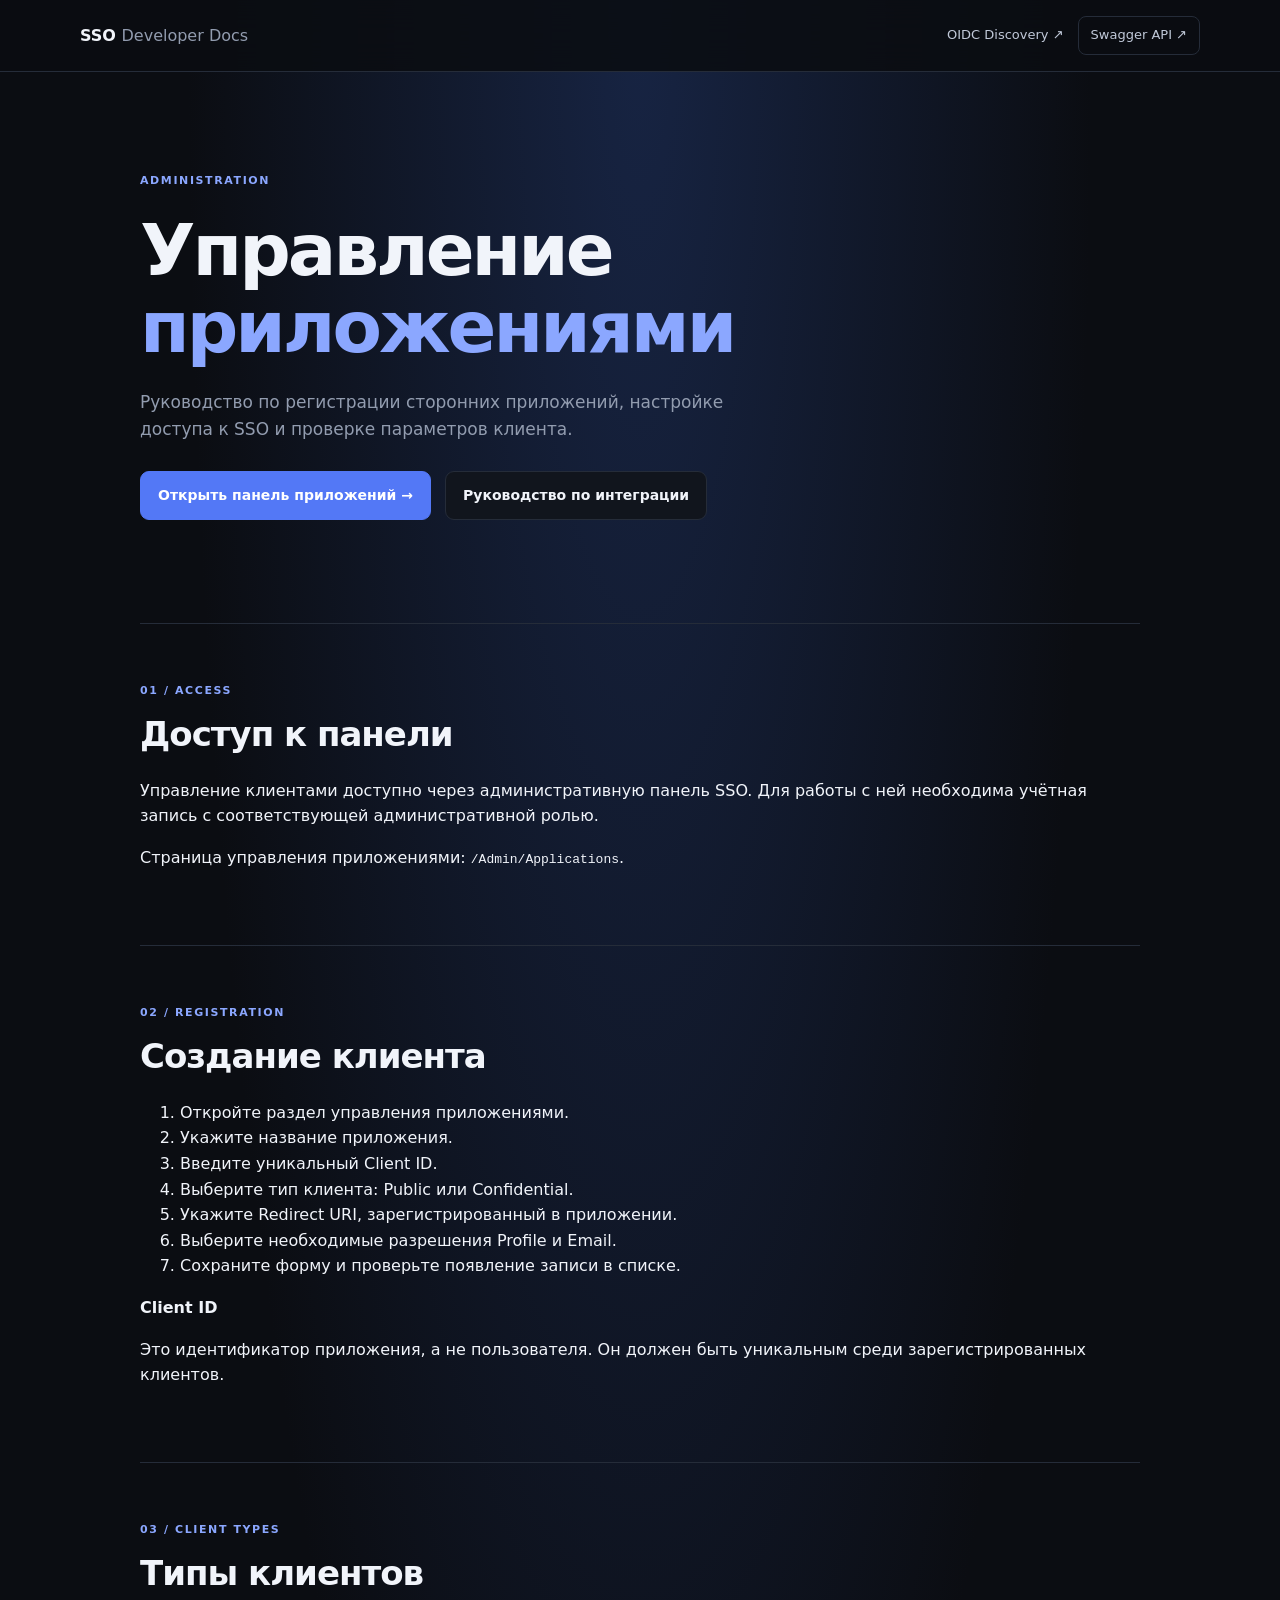
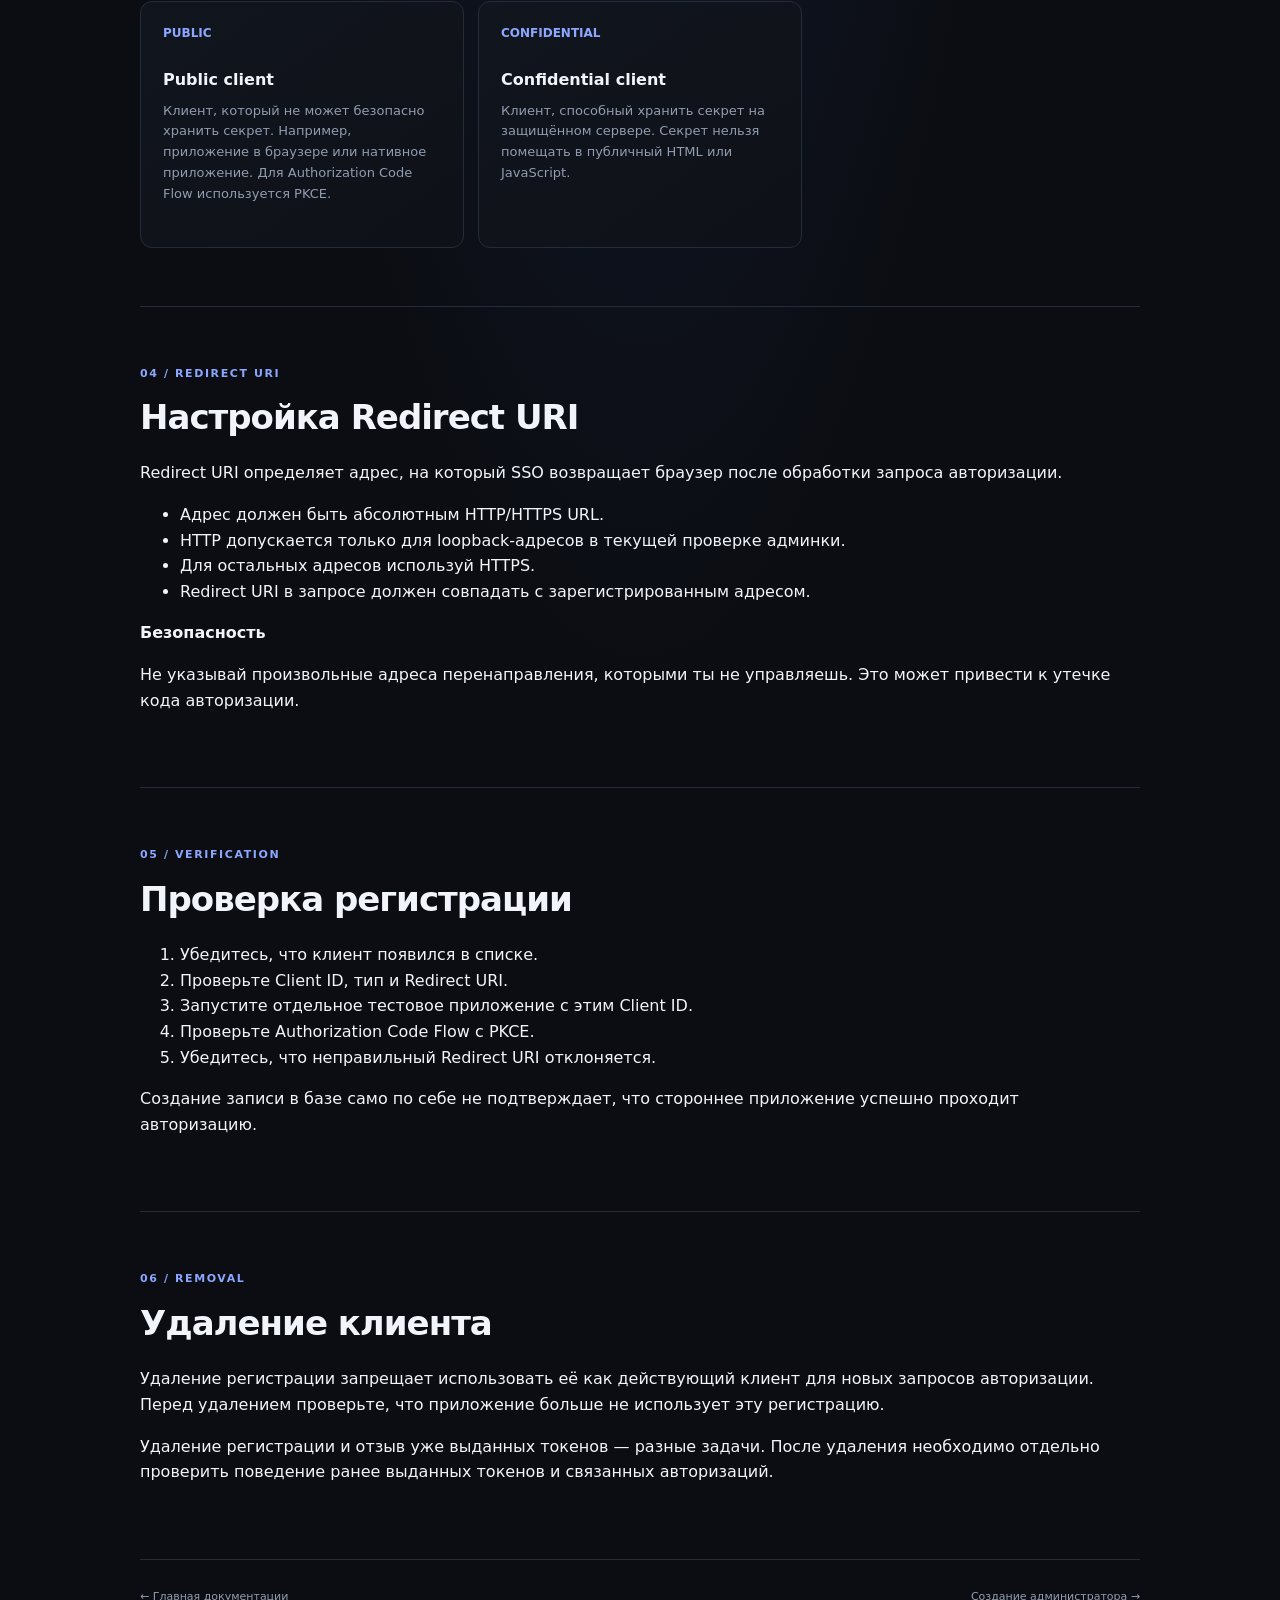
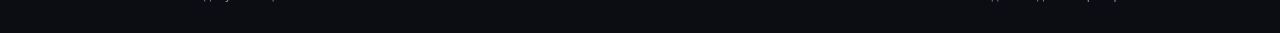
<file: application.html>
<!doctype html>
<html lang="ru">
  <head>
    <meta charset="UTF-8" />
    <meta name="viewport" content="width=device-width, initial-scale=1" />
    <title>Управление приложениями — SSO Docs</title>
    <link rel="stylesheet" href="./docs.css" />
  </head>
  <body>
    <header class="topbar">
      <a class="brand" href="./index.html">
        <span class="brand-icon">S</span>
        <span>SSO <span class="brand-muted">Developer Docs</span></span>
      </a>
      <nav class="top-links">
        <a href="/.well-known/openid-configuration">OIDC Discovery ↗</a>
        <a
          href="https://swagger.io/product/?utm_source=google-paid&utm_medium=ppcg&utm_campaign=G+-+API+Hub+-+EMEA+-+NB&utm_term=generate%20api%20docs&utm_content=p&gclsrc=aw.ds&gad_source=1&gad_campaignid=22683279347&gbraid=0AAAAAD_lD12zWkUJng0uIeeUPPzYpcs_p&gclid=CjwKCAjw56zWBhB0EiwAdPOQOXwqYuTYtVaJOTrjmv5AyWUm6wHP_3hbpvoW6pRuafMUylr0GKpf4hoCHOYQAvD_BwE"
          class="nav-button"
          >Swagger API ↗</a
        >
      </nav>
    </header>

    <main>
      <section class="hero">
        <p class="section-label">ADMINISTRATION</p>
        <h1>Управление <span>приложениями</span></h1>
        <p class="hero-description">
          Руководство по регистрации сторонних приложений, настройке доступа к
          SSO и проверке параметров клиента.
        </p>
        <div class="hero-actions">
          <a class="button button-primary" href="/Admin/Applications">
            Открыть панель приложений →
          </a>
          <a class="button button-secondary" href="./integration.html">
            Руководство по интеграции
          </a>
        </div>
      </section>

      <section class="section">
        <p class="section-label">01 / ACCESS</p>
        <h2>Доступ к панели</h2>
        <p>
          Управление клиентами доступно через административную панель SSO. Для
          работы с ней необходима учётная запись с соответствующей
          административной ролью.
        </p>
        <p>
          Страница управления приложениями:
          <code>/Admin/Applications</code>.
        </p>
      </section>

      <section class="section">
        <p class="section-label">02 / REGISTRATION</p>
        <h2>Создание клиента</h2>
        <ol>
          <li>Откройте раздел управления приложениями.</li>
          <li>Укажите название приложения.</li>
          <li>Введите уникальный Client ID.</li>
          <li>Выберите тип клиента: Public или Confidential.</li>
          <li>Укажите Redirect URI, зарегистрированный в приложении.</li>
          <li>Выберите необходимые разрешения Profile и Email.</li>
          <li>Сохраните форму и проверьте появление записи в списке.</li>
        </ol>

        <div class="note">
          <strong>Client ID</strong>
          <p>
            Это идентификатор приложения, а не пользователя. Он должен быть
            уникальным среди зарегистрированных клиентов.
          </p>
        </div>
      </section>

      <section class="section">
        <p class="section-label">03 / CLIENT TYPES</p>
        <h2>Типы клиентов</h2>

        <div class="cards">
          <div class="card">
            <div class="card-number">PUBLIC</div>
            <h3>Public client</h3>
            <p>
              Клиент, который не может безопасно хранить секрет. Например,
              приложение в браузере или нативное приложение. Для Authorization
              Code Flow используется PKCE.
            </p>
          </div>

          <div class="card">
            <div class="card-number">CONFIDENTIAL</div>
            <h3>Confidential client</h3>
            <p>
              Клиент, способный хранить секрет на защищённом сервере. Секрет
              нельзя помещать в публичный HTML или JavaScript.
            </p>
          </div>
        </div>
      </section>

      <section class="section">
        <p class="section-label">04 / REDIRECT URI</p>
        <h2>Настройка Redirect URI</h2>
        <p>
          Redirect URI определяет адрес, на который SSO возвращает браузер после
          обработки запроса авторизации.
        </p>
        <ul>
          <li>Адрес должен быть абсолютным HTTP/HTTPS URL.</li>
          <li>
            HTTP допускается только для loopback-адресов в текущей проверке
            админки.
          </li>
          <li>Для остальных адресов используй HTTPS.</li>
          <li>
            Redirect URI в запросе должен совпадать с зарегистрированным
            адресом.
          </li>
        </ul>
        <div class="note">
          <strong>Безопасность</strong>
          <p>
            Не указывай произвольные адреса перенаправления, которыми ты не
            управляешь. Это может привести к утечке кода авторизации.
          </p>
        </div>
      </section>

      <section class="section">
        <p class="section-label">05 / VERIFICATION</p>
        <h2>Проверка регистрации</h2>
        <ol>
          <li>Убедитесь, что клиент появился в списке.</li>
          <li>Проверьте Client ID, тип и Redirect URI.</li>
          <li>Запустите отдельное тестовое приложение с этим Client ID.</li>
          <li>Проверьте Authorization Code Flow с PKCE.</li>
          <li>Убедитесь, что неправильный Redirect URI отклоняется.</li>
        </ol>
        <p>
          Создание записи в базе само по себе не подтверждает, что стороннее
          приложение успешно проходит авторизацию.
        </p>
      </section>

      <section class="section">
        <p class="section-label">06 / REMOVAL</p>
        <h2>Удаление клиента</h2>
        <p>
          Удаление регистрации запрещает использовать её как действующий клиент
          для новых запросов авторизации. Перед удалением проверьте, что
          приложение больше не использует эту регистрацию.
        </p>
        <p>
          Удаление регистрации и отзыв уже выданных токенов — разные задачи.
          После удаления необходимо отдельно проверить поведение ранее выданных
          токенов и связанных авторизаций.
        </p>
      </section>

      <footer>
        <a href="./index.html">← Главная документации</a>
        <a href="./administration.html">Создание администратора →</a>
      </footer>
    </main>
  </body>
</html>
</file>
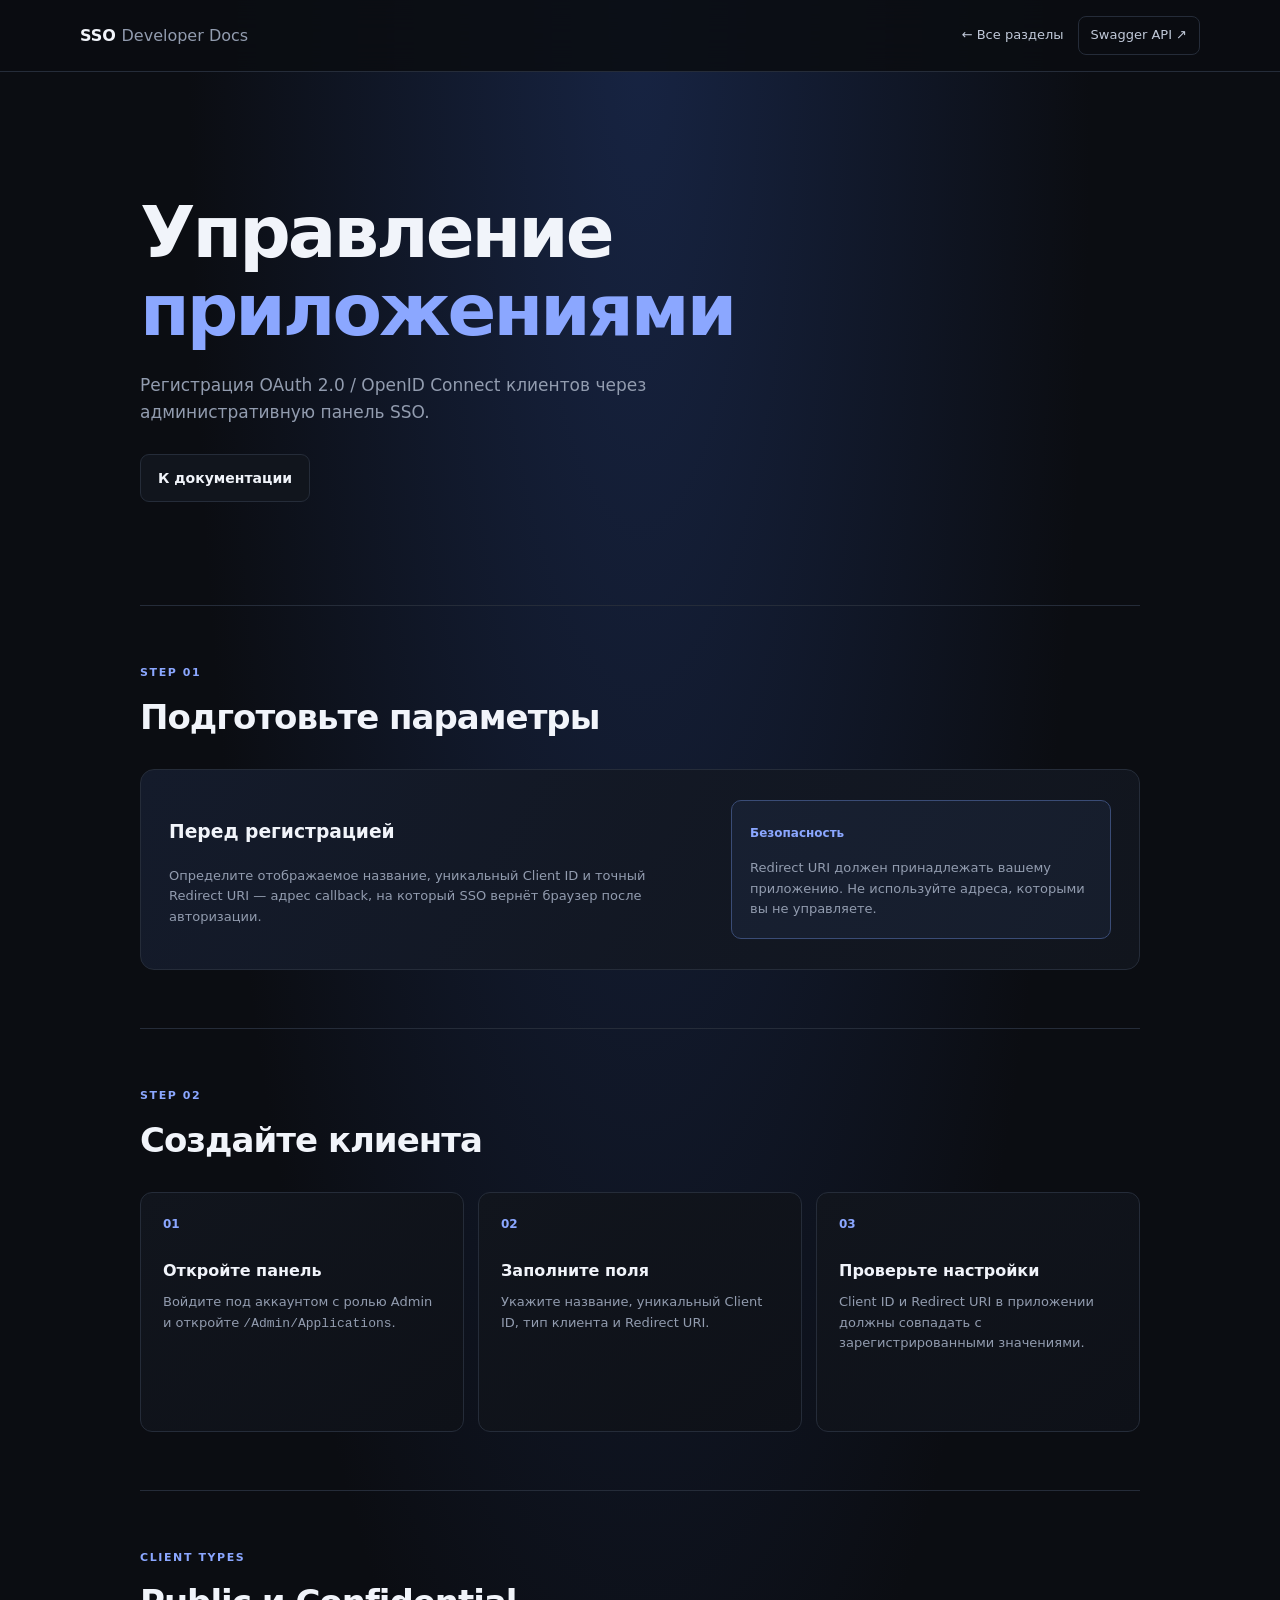
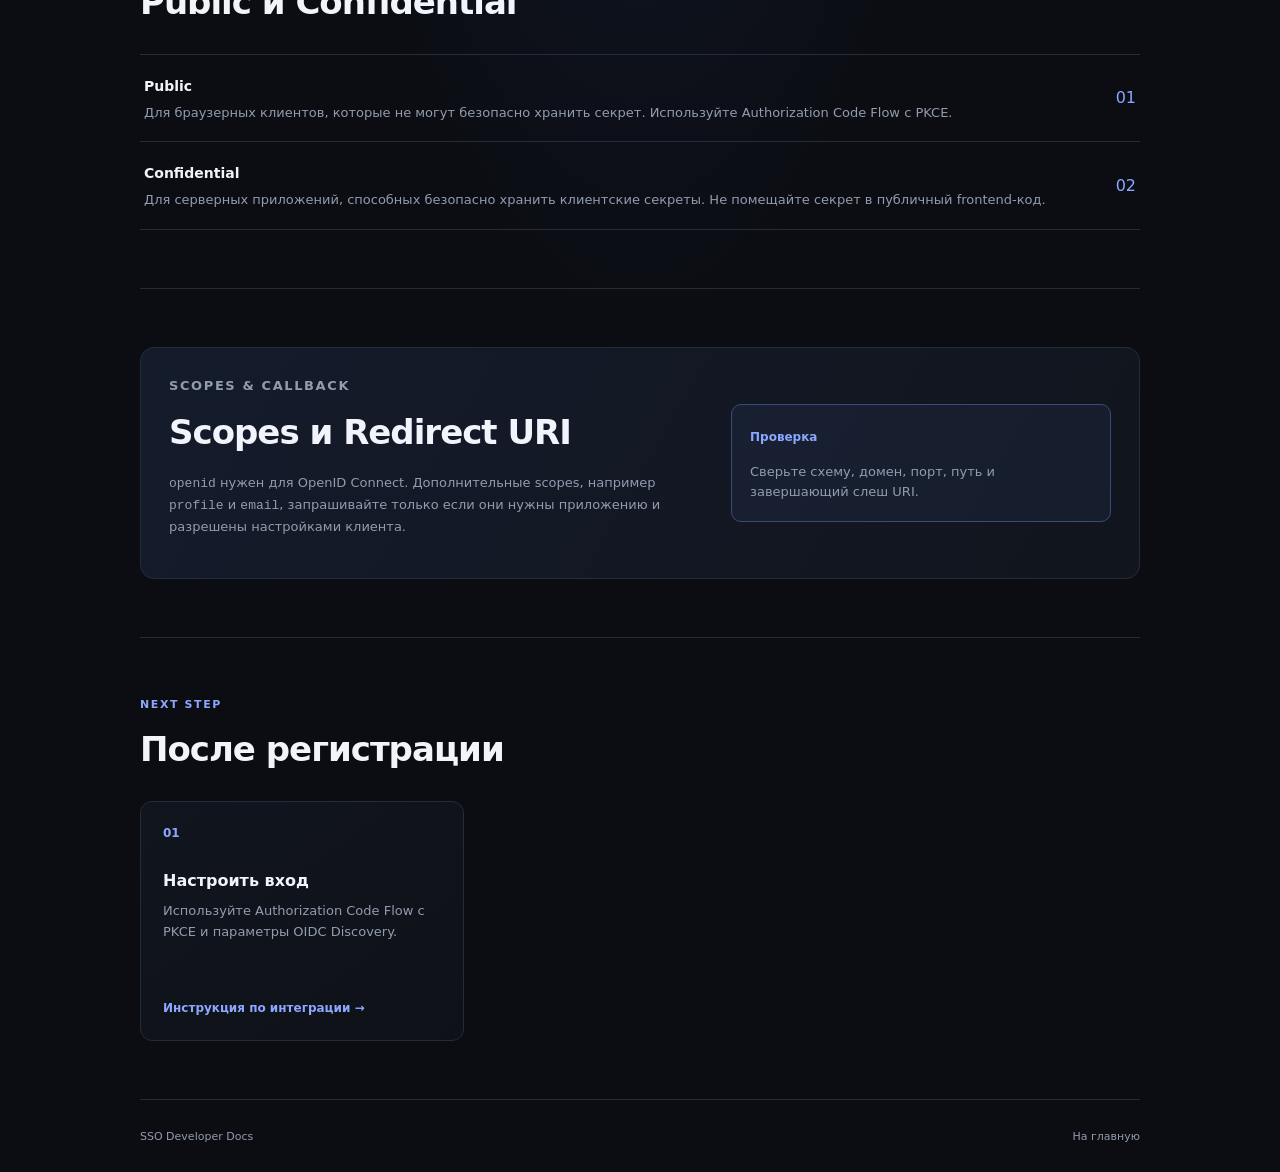
<file: applications.html>
<!doctype html>
<html lang="ru">
  <head>
    <meta charset="UTF-8" />
    <meta name="viewport" content="width=device-width, initial-scale=1" />
    <meta
      name="description"
      content="Руководство по регистрации OAuth/OIDC-приложений в SSO."
    />
    <title>Управление приложениями — SSO Docs</title>
    <link rel="stylesheet" href="./docs.css" />
  </head>
  <body>
    <header class="topbar">
      <a class="brand" href="./index.html"
        ><span class="brand-icon">S</span
        ><span>SSO <span class="brand-muted">Developer Docs</span></span></a
      >
      <nav class="top-links">
        <a href="./index.html">← Все разделы</a
        ><a
          href="https://swagger.io/product/?utm_source=google-paid&utm_medium=ppcg&utm_campaign=G+-+API+Hub+-+EMEA+-+NB&utm_term=generate%20api%20docs&utm_content=p&gclsrc=aw.ds&gad_source=1&gad_campaignid=22683279347&gbraid=0AAAAAD_lD12zWkUJng0uIeeUPPzYpcs_p&gclid=CjwKCAjw56zWBhB0EiwAdPOQOXwqYuTYtVaJOTrjmv5AyWUm6wHP_3hbpvoW6pRuafMUylr0GKpf4hoCHOYQAvD_BwE"
          class="nav-button"
          >Swagger API ↗</a
        >
      </nav>
    </header>
    <main>
      <section class="hero">
        <div class="eyebrow">
          <span class="status-dot"></span> APPLICATION MANAGEMENT
        </div>
        <h1>Управление <span>приложениями</span></h1>
        <p class="hero-description">
          Регистрация OAuth 2.0 / OpenID Connect клиентов через административную
          панель SSO.
        </p>
        <div class="hero-actions">
          <a class="button button-secondary" href="./index.html"
            >К документации</a
          >
        </div>
      </section>
      <!-- <section class="section" id="quick-links">
        <div class="section-heading">
          <div>
            <p class="section-label">QUICK ACCESS</p>
            <h2>Быстрые ссылки проекта</h2>
          </div>
        </div>
        <div class="resource-list">
          <a class="resource" href="/Admin/Applications"
            ><div>
              <strong>Админ-панель</strong>
              <p>Управление приложениями SSO.</p>
            </div>
            <span>↗</span></a
          >
          <a class="resource" href="/oauth-test.html"
            ><div>
              <strong>Локальная тестовая страница</strong>
              <p>Проверка авторизации и токенов.</p>
            </div>
            <span>↗</span></a
          >
          <a class="resource" href="/Account/Login"
            ><div>
              <strong>Авторизация / вход</strong>
              <p>Страница входа в SSO.</p>
            </div>
            <span>↗</span></a
          >
          <a class="resource" href="/Account/Logout"
            ><div>
              <strong>Логаут / выход</strong>
              <p>Маршрут завершения сессии. Может требовать POST.</p>
            </div>
            <span>↗</span></a
          >
          <a class="resource" href="/"
            ><div>
              <strong>Главная локального проекта</strong>
              <p>Корневой адрес SSO-сервиса.</p>
            </div>
            <span>↗</span></a
          >
        </div>
      </section> -->
      <section class="section">
        <div class="section-heading">
          <div>
            <p class="section-label">STEP 01</p>
            <h2>Подготовьте параметры</h2>
          </div>
        </div>
        <div class="info-panel">
          <div>
            <h3>Перед регистрацией</h3>
            <p>
              Определите отображаемое название, уникальный Client ID и точный
              Redirect URI — адрес callback, на который SSO вернёт браузер после
              авторизации.
            </p>
          </div>
          <div class="info-aside">
            <span class="aside-label">Безопасность</span>
            <p>
              Redirect URI должен принадлежать вашему приложению. Не используйте
              адреса, которыми вы не управляете.
            </p>
          </div>
        </div>
      </section>
      <section class="section">
        <div class="section-heading">
          <div>
            <p class="section-label">STEP 02</p>
            <h2>Создайте клиента</h2>
          </div>
        </div>
        <div class="cards">
          <div class="card">
            <div class="card-number">01</div>
            <h3>Откройте панель</h3>
            <p>
              Войдите под аккаунтом с ролью Admin и откройте
              <code>/Admin/Applications</code>.
            </p>
          </div>
          <div class="card">
            <div class="card-number">02</div>
            <h3>Заполните поля</h3>
            <p>
              Укажите название, уникальный Client ID, тип клиента и Redirect
              URI.
            </p>
          </div>
          <div class="card">
            <div class="card-number">03</div>
            <h3>Проверьте настройки</h3>
            <p>
              Client ID и Redirect URI в приложении должны совпадать с
              зарегистрированными значениями.
            </p>
          </div>
        </div>
      </section>
      <section class="section">
        <div class="section-heading">
          <div>
            <p class="section-label">CLIENT TYPES</p>
            <h2>Public и Confidential</h2>
          </div>
        </div>
        <div class="resource-list">
          <div class="resource">
            <div>
              <strong>Public</strong>
              <p>
                Для браузерных клиентов, которые не могут безопасно хранить
                секрет. Используйте Authorization Code Flow с PKCE.
              </p>
            </div>
            <span>01</span>
          </div>
          <div class="resource">
            <div>
              <strong>Confidential</strong>
              <p>
                Для серверных приложений, способных безопасно хранить клиентские
                секреты. Не помещайте секрет в публичный frontend-код.
              </p>
            </div>
            <span>02</span>
          </div>
        </div>
      </section>
      <section class="section">
        <div class="info-panel">
          <div>
            <p class="section-label">SCOPES & CALLBACK</p>
            <h2>Scopes и Redirect URI</h2>
            <p>
              <code>openid</code> нужен для OpenID Connect. Дополнительные
              scopes, например <code>profile</code> и <code>email</code>,
              запрашивайте только если они нужны приложению и разрешены
              настройками клиента.
            </p>
          </div>
          <div class="info-aside">
            <span class="aside-label">Проверка</span>
            <p>Сверьте схему, домен, порт, путь и завершающий слеш URI.</p>
          </div>
        </div>
      </section>
      <section class="section">
        <div class="section-heading">
          <div>
            <p class="section-label">NEXT STEP</p>
            <h2>После регистрации</h2>
          </div>
        </div>
        <div class="cards">
          <a class="card" href="./integration.html#authorization"
            ><div class="card-number">01</div>
            <h3>Настроить вход</h3>
            <p>
              Используйте Authorization Code Flow с PKCE и параметры OIDC
              Discovery.
            </p>
            <span class="card-link">Инструкция по интеграции →</span></a
          >
          <!-- <a
            class="card"
            href="/.well-known/openid-configuration"
            target="_blank"
            rel="noreferrer"
            ><div class="card-number">02</div>
            <h3>Открыть Discovery</h3>
            <p>Посмотрите endpoints и параметры конфигурации сервера.</p>
            <span class="card-link">Открыть конфигурацию ↗</span></a
          > -->
        </div>
      </section>
      <footer>
        <span>SSO Developer Docs</span
        ><span><a href="./index.html">На главную</a></span>
      </footer>
    </main>
  </body>
</html>
</file>
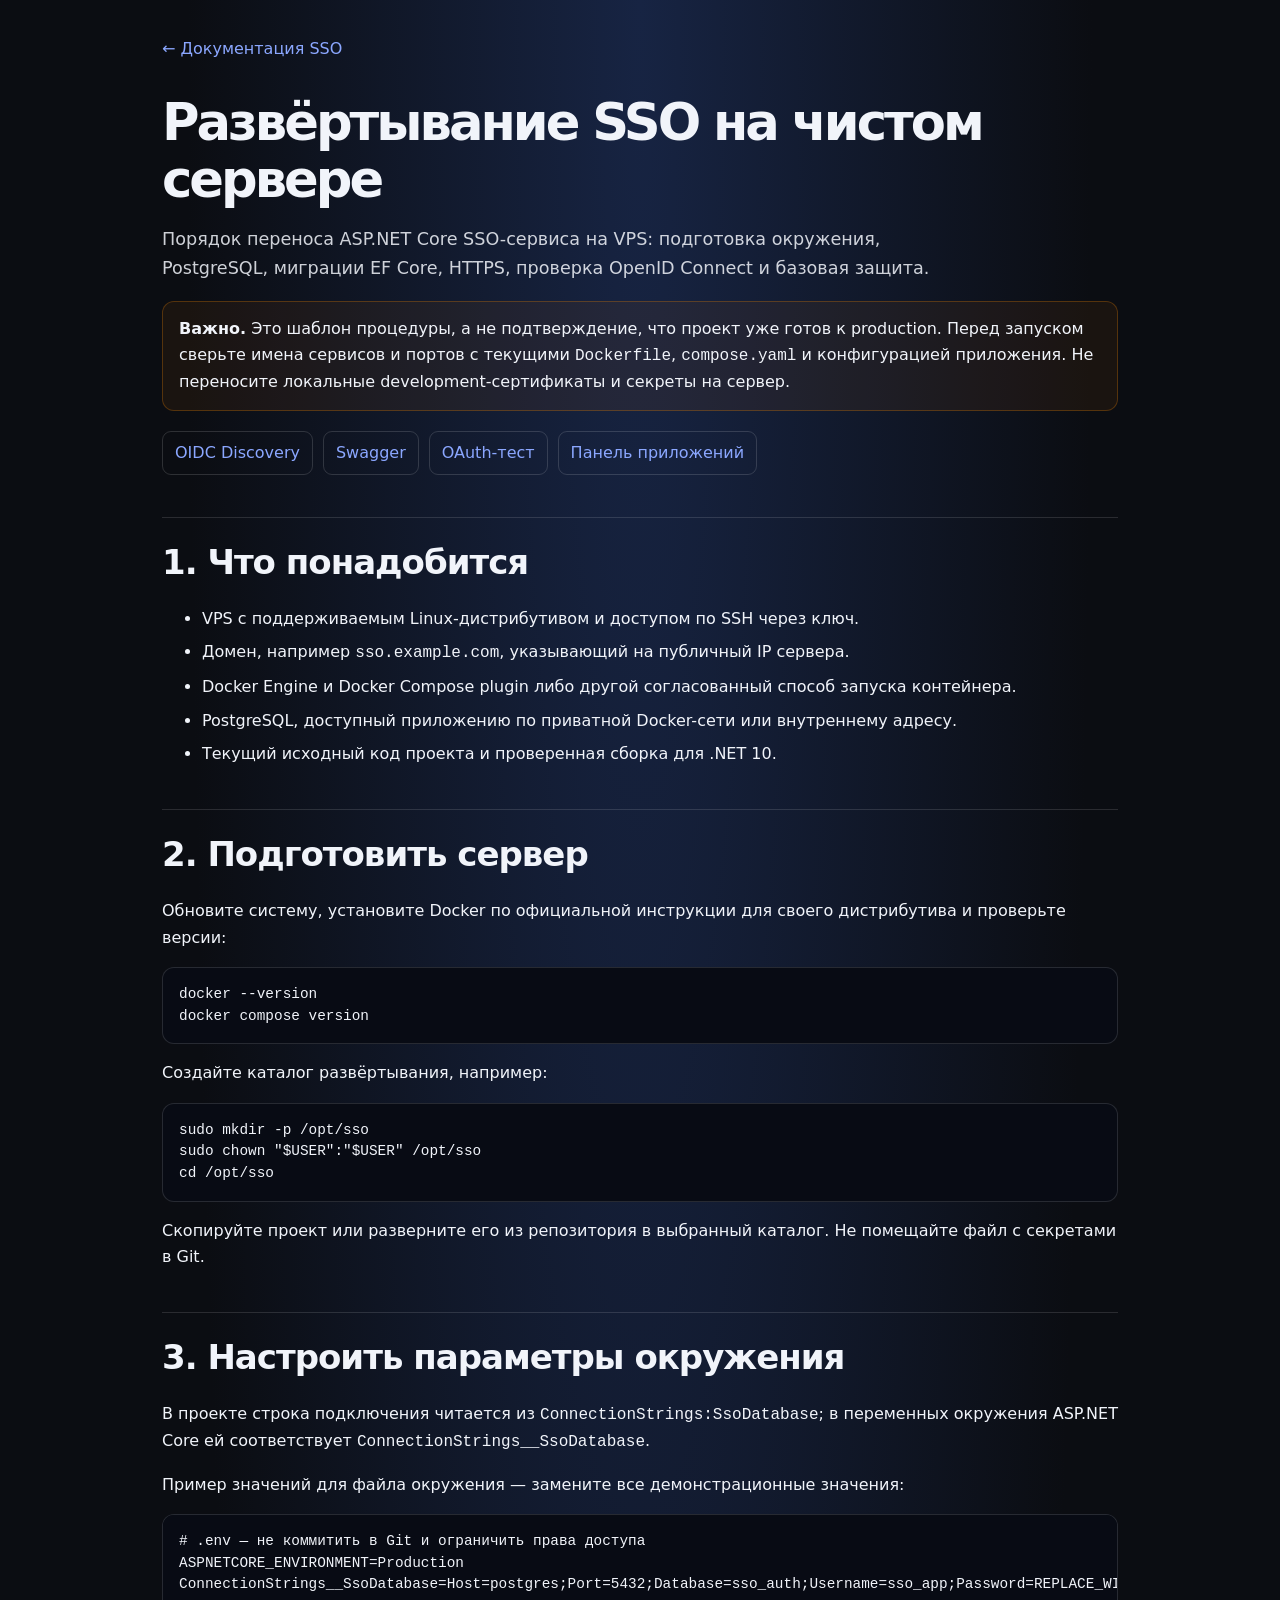
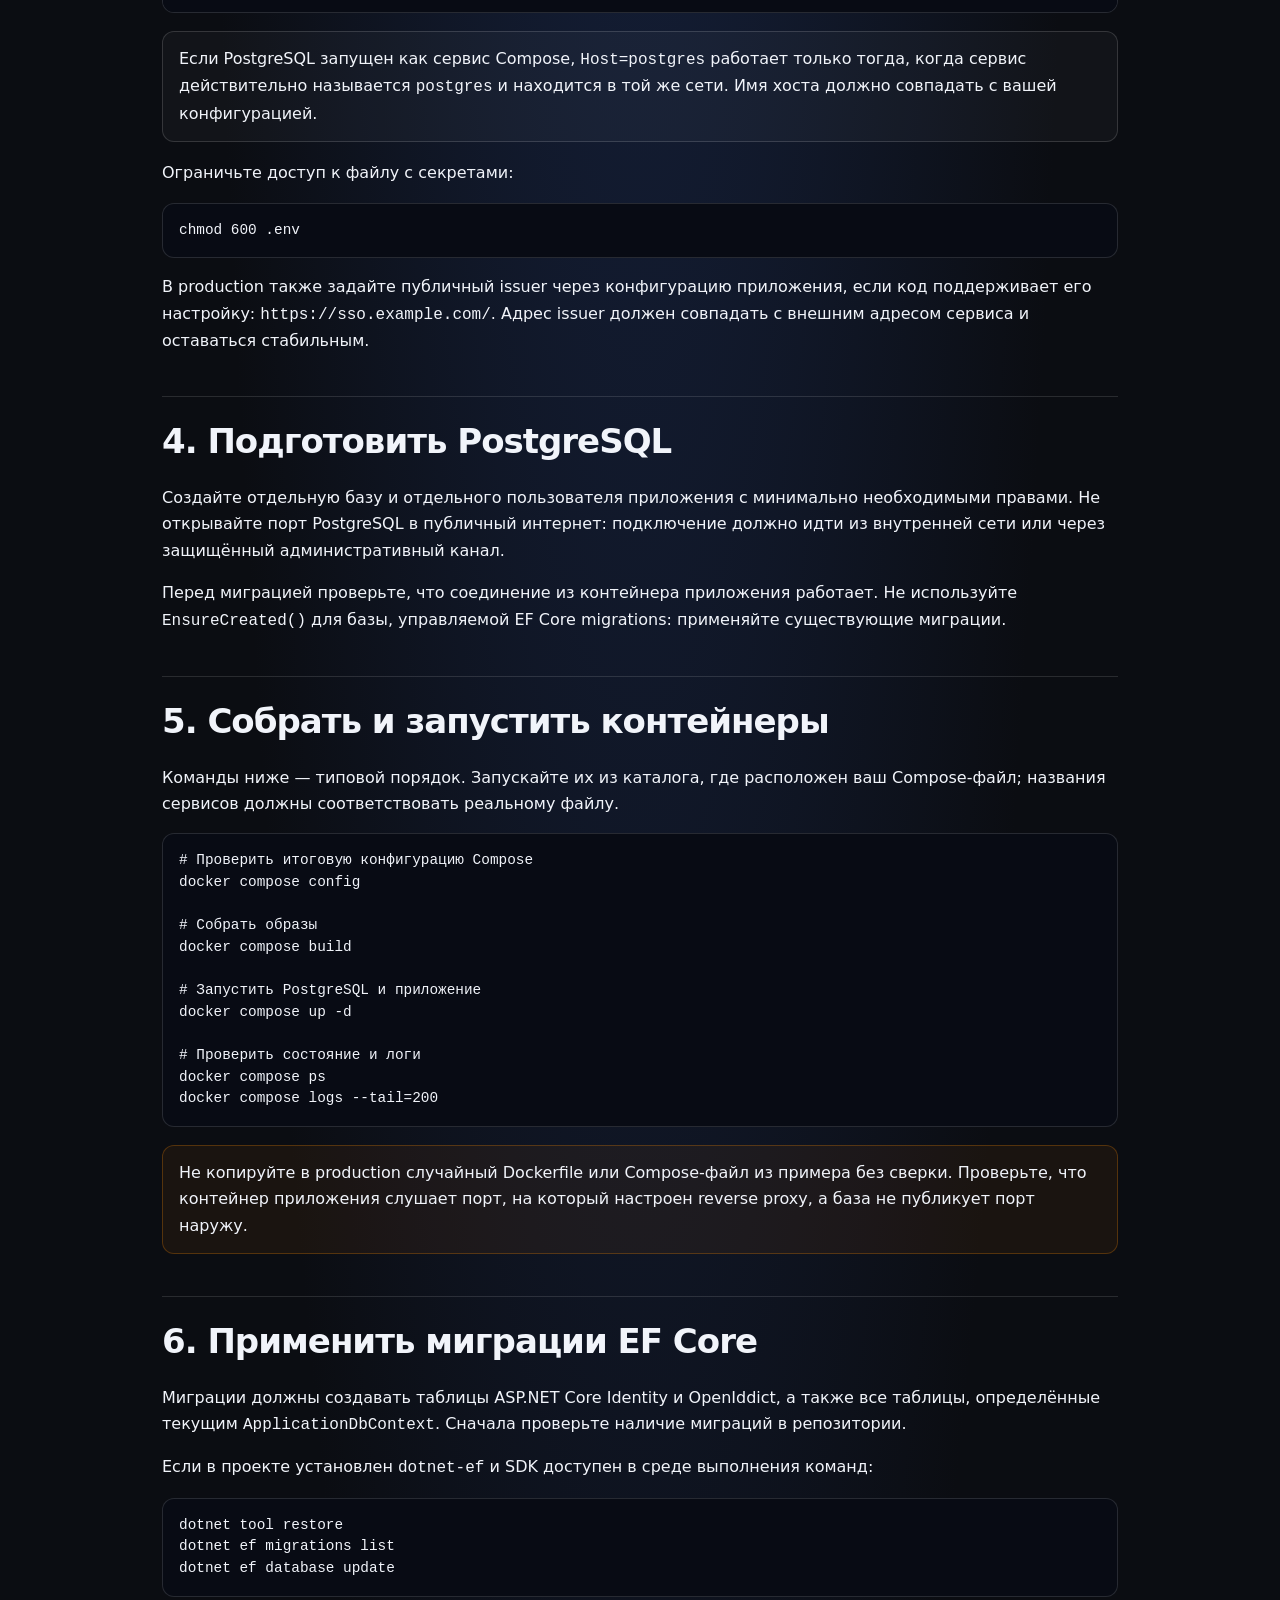
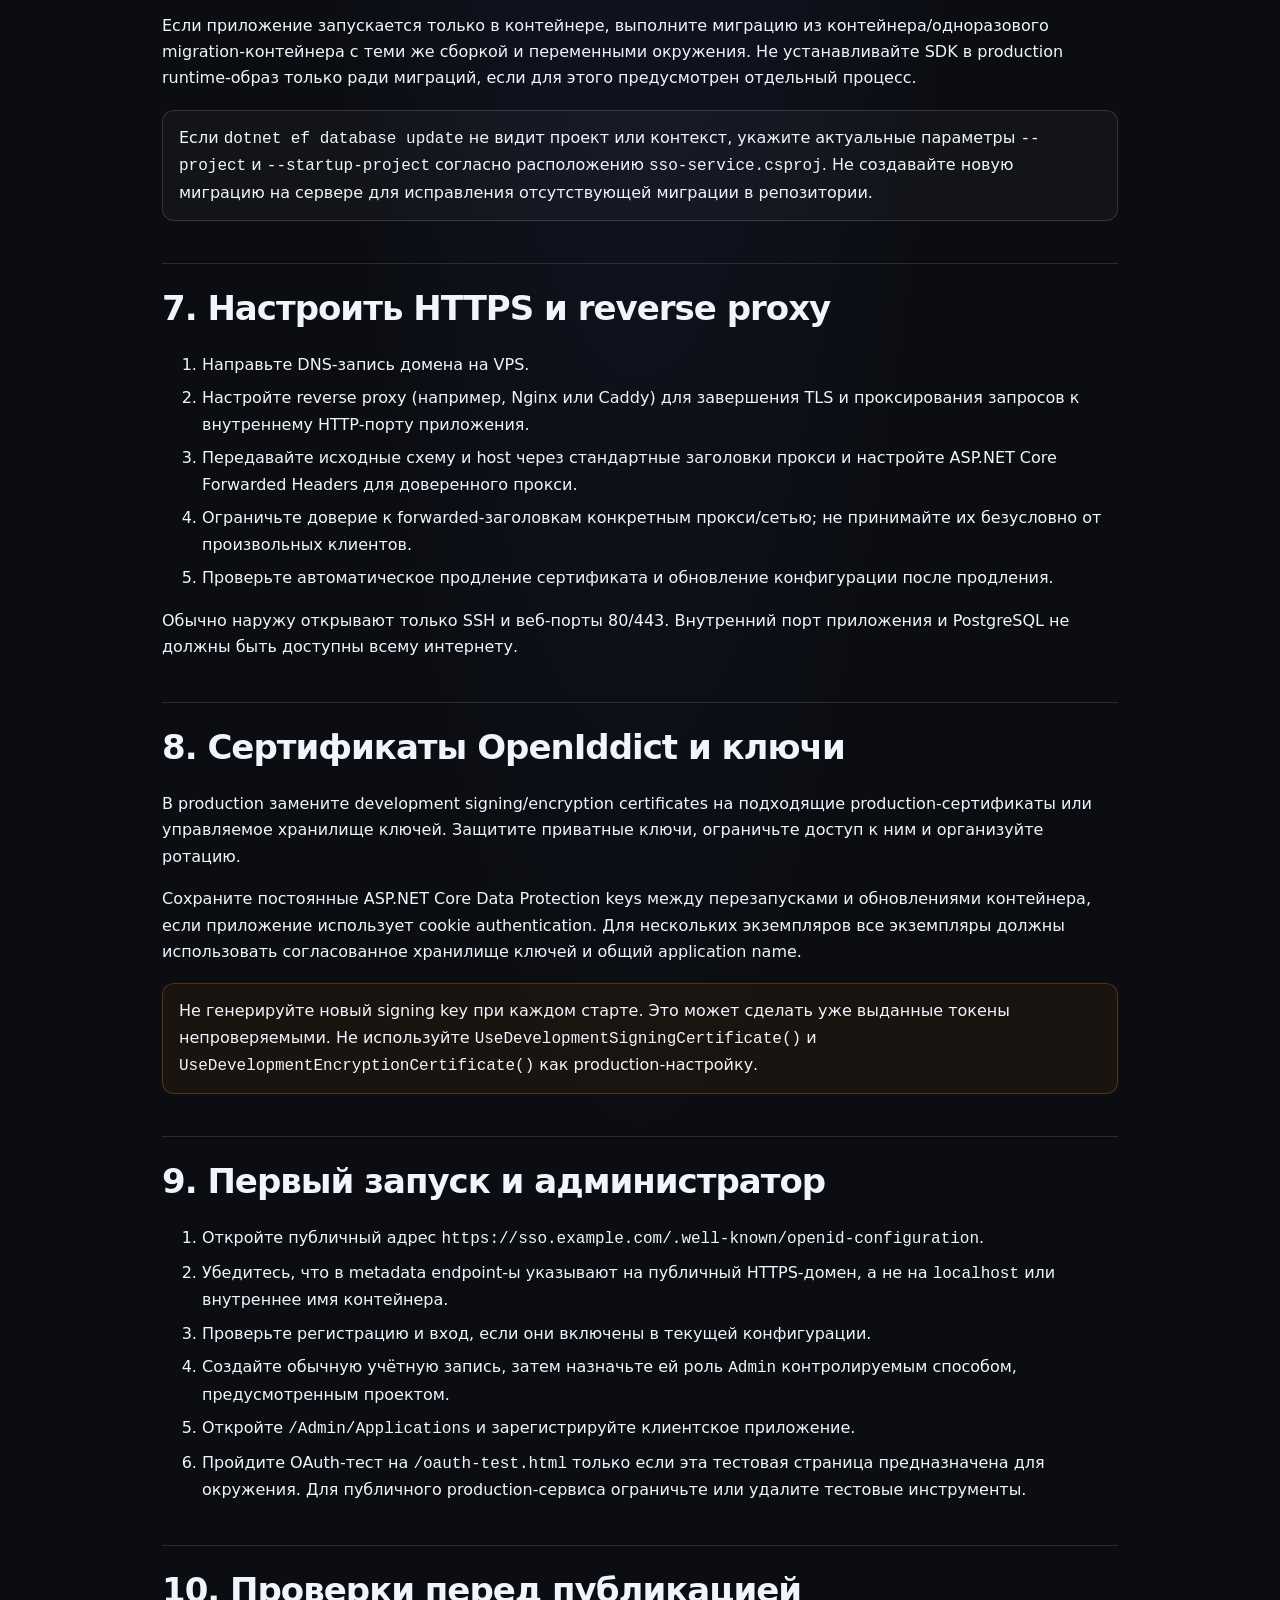
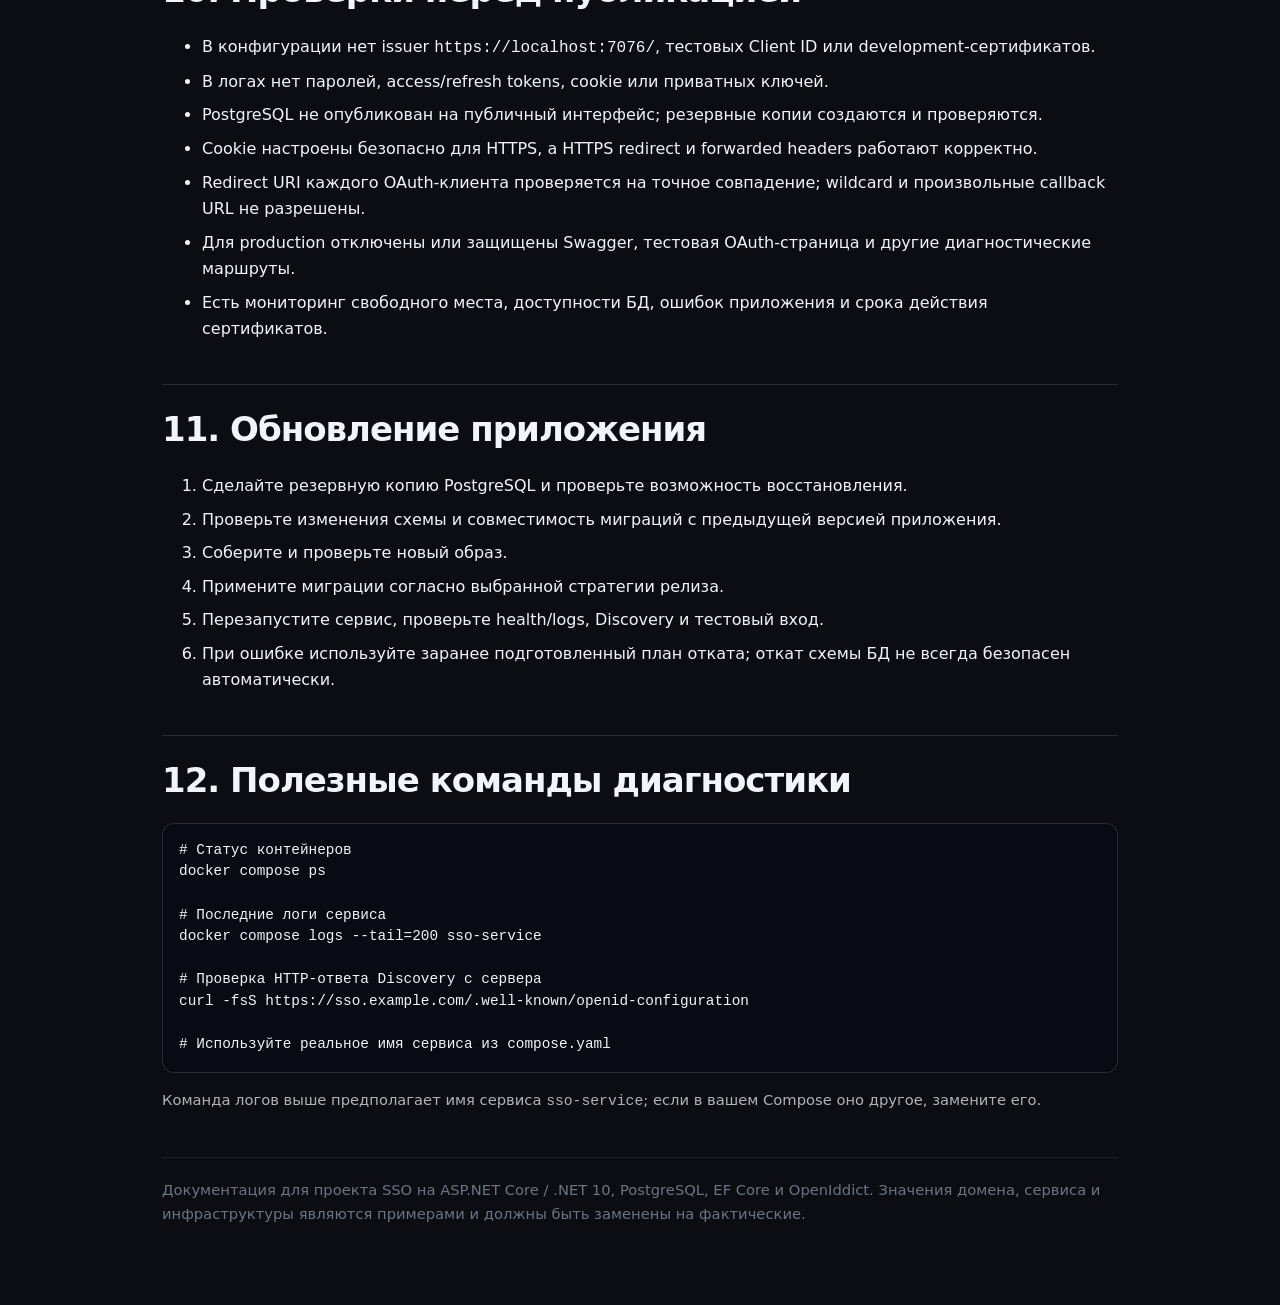
<file: deployment.html>
<!doctype html>
<html lang="ru">
  <head>
    <meta charset="utf-8" />
    <meta name="viewport" content="width=device-width, initial-scale=1" />
    <title>Развёртывание SSO — документация</title>
    <link rel="stylesheet" href="./docs.css" />
    <style>
      :root {
        color-scheme: dark;
      }
      body {
        margin: 0;
        font:
          16px/1.65 system-ui,
          -apple-system,
          BlinkMacSystemFont,
          "Segoe UI",
          sans-serif;
      }
      .wrap {
        max-width: 1000px;
        margin: 0 auto;
        padding: 36px 22px 72px;
      }
      .top {
        display: flex;
        flex-wrap: wrap;
        align-items: center;
        justify-content: space-between;
        gap: 12px;
        margin-bottom: 32px;
      }
      a {
        color: var(--accent, #a78bfa);
      }
      .eyebrow {
        text-transform: uppercase;
        letter-spacing: 0.12em;
        font-size: 0.78rem;
        opacity: 0.7;
        display: none;
      }
      h1 {
        font-size: clamp(2rem, 5vw, 3.2rem);
        line-height: 1.1;
        margin: 0.4rem 0 1rem;
      }
      h2 {
        margin-top: 2.6rem;
        padding-top: 1rem;
        border-top: 1px solid #ffffff20;
      }
      h3 {
        margin-top: 1.6rem;
      }
      .lead {
        font-size: 1.1rem;
        opacity: 0.85;
        max-width: 780px;
      }
      .note,
      .warn,
      .ok {
        padding: 14px 16px;
        border: 1px solid #ffffff25;
        border-radius: 12px;
        margin: 18px 0;
        background: #ffffff08;
      }
      .warn {
        border-color: #d977064f;
        background: #d9770612;
      }
      .ok {
        border-color: #22c55e45;
        background: #22c55e0d;
      }
      code,
      pre {
        font-family: ui-monospace, SFMono-Regular, Consolas, monospace;
      }
      code {
        overflow-wrap: anywhere;
      }
      pre {
        padding: 16px;
        overflow: auto;
        border: 1px solid #ffffff20;
        border-radius: 12px;
        background: #080b14;
        line-height: 1.5;
        font-size: 0.9rem;
      }
      .links {
        display: flex;
        flex-wrap: wrap;
        gap: 10px;
        margin: 20px 0 28px;
      }
      .links a {
        display: inline-block;
        padding: 8px 12px;
        border: 1px solid #ffffff25;
        border-radius: 9px;
        text-decoration: none;
      }
      li {
        margin: 0.45rem 0;
      }
      table {
        width: 100%;
        border-collapse: collapse;
        margin: 16px 0;
      }
      th,
      td {
        text-align: left;
        vertical-align: top;
        border-bottom: 1px solid #ffffff20;
        padding: 10px;
      }
      .muted {
        opacity: 0.72;
        font-size: 0.92rem;
      }
    </style>
  </head>
  <body>
    <main class="wrap">
      <nav class="top">
        <a href="./index.html">← Документация SSO</a>
        <span class="eyebrow">Operations / Deployment</span>
      </nav>

      <p class="eyebrow">Руководство администратора</p>
      <h1>Развёртывание SSO на чистом сервере</h1>
      <p class="lead">
        Порядок переноса ASP.NET Core SSO-сервиса на VPS: подготовка окружения,
        PostgreSQL, миграции EF Core, HTTPS, проверка OpenID Connect и базовая
        защита.
      </p>

      <div class="warn">
        <strong>Важно.</strong> Это шаблон процедуры, а не подтверждение, что
        проект уже готов к production. Перед запуском сверьте имена сервисов и
        портов с текущими <code>Dockerfile</code>, <code>compose.yaml</code> и
        конфигурацией приложения. Не переносите локальные
        development-сертификаты и секреты на сервер.
      </div>

      <div class="links">
        <a href="/.well-known/openid-configuration">OIDC Discovery</a>
        <a
          href="https://swagger.io/product/?utm_source=google-paid&utm_medium=ppcg&utm_campaign=G+-+API+Hub+-+EMEA+-+NB&utm_term=generate%20api%20docs&utm_content=p&gclsrc=aw.ds&gad_source=1&gad_campaignid=22683279347&gbraid=0AAAAAD_lD12zWkUJng0uIeeUPPzYpcs_p&gclid=CjwKCAjw56zWBhB0EiwAdPOQOXwqYuTYtVaJOTrjmv5AyWUm6wHP_3hbpvoW6pRuafMUylr0GKpf4hoCHOYQAvD_BwE"
          >Swagger</a
        >
        <a href="/oauth-test.html">OAuth-тест</a>
        <a href="/Admin/Applications">Панель приложений</a>
      </div>

      <h2>1. Что понадобится</h2>
      <ul>
        <li>
          VPS с поддерживаемым Linux-дистрибутивом и доступом по SSH через ключ.
        </li>
        <li>
          Домен, например <code>sso.example.com</code>, указывающий на публичный
          IP сервера.
        </li>
        <li>
          Docker Engine и Docker Compose plugin либо другой согласованный способ
          запуска контейнера.
        </li>
        <li>
          PostgreSQL, доступный приложению по приватной Docker-сети или
          внутреннему адресу.
        </li>
        <li>Текущий исходный код проекта и проверенная сборка для .NET 10.</li>
      </ul>

      <h2>2. Подготовить сервер</h2>
      <p>
        Обновите систему, установите Docker по официальной инструкции для своего
        дистрибутива и проверьте версии:
      </p>
      <pre><code>docker --version
docker compose version</code></pre>
      <p>Создайте каталог развёртывания, например:</p>
      <pre><code>sudo mkdir -p /opt/sso
sudo chown "$USER":"$USER" /opt/sso
cd /opt/sso</code></pre>
      <p>
        Скопируйте проект или разверните его из репозитория в выбранный каталог.
        Не помещайте файл с секретами в Git.
      </p>

      <h2>3. Настроить параметры окружения</h2>
      <p>
        В проекте строка подключения читается из
        <code>ConnectionStrings:SsoDatabase</code>; в переменных окружения
        ASP.NET Core ей соответствует
        <code>ConnectionStrings__SsoDatabase</code>.
      </p>
      <p>
        Пример значений для файла окружения — замените все демонстрационные
        значения:
      </p>
      <pre><code># .env — не коммитить в Git и ограничить права доступа
ASPNETCORE_ENVIRONMENT=Production
ConnectionStrings__SsoDatabase=Host=postgres;Port=5432;Database=sso_auth;Username=sso_app;Password=REPLACE_WITH_LONG_RANDOM_SECRET</code></pre>
      <div class="note">
        Если PostgreSQL запущен как сервис Compose,
        <code>Host=postgres</code> работает только тогда, когда сервис
        действительно называется <code>postgres</code> и находится в той же
        сети. Имя хоста должно совпадать с вашей конфигурацией.
      </div>
      <p>Ограничьте доступ к файлу с секретами:</p>
      <pre><code>chmod 600 .env</code></pre>
      <p>
        В production также задайте публичный issuer через конфигурацию
        приложения, если код поддерживает его настройку:
        <code>https://sso.example.com/</code>. Адрес issuer должен совпадать с
        внешним адресом сервиса и оставаться стабильным.
      </p>

      <h2>4. Подготовить PostgreSQL</h2>
      <p>
        Создайте отдельную базу и отдельного пользователя приложения с
        минимально необходимыми правами. Не открывайте порт PostgreSQL в
        публичный интернет: подключение должно идти из внутренней сети или через
        защищённый административный канал.
      </p>
      <p>
        Перед миграцией проверьте, что соединение из контейнера приложения
        работает. Не используйте <code>EnsureCreated()</code> для базы,
        управляемой EF Core migrations: применяйте существующие миграции.
      </p>

      <h2>5. Собрать и запустить контейнеры</h2>
      <p>
        Команды ниже — типовой порядок. Запускайте их из каталога, где
        расположен ваш Compose-файл; названия сервисов должны соответствовать
        реальному файлу.
      </p>
      <pre><code># Проверить итоговую конфигурацию Compose
docker compose config

# Собрать образы
docker compose build

# Запустить PostgreSQL и приложение
docker compose up -d

# Проверить состояние и логи
docker compose ps
docker compose logs --tail=200</code></pre>
      <div class="warn">
        Не копируйте в production случайный Dockerfile или Compose-файл из
        примера без сверки. Проверьте, что контейнер приложения слушает порт, на
        который настроен reverse proxy, а база не публикует порт наружу.
      </div>

      <h2>6. Применить миграции EF Core</h2>
      <p>
        Миграции должны создавать таблицы ASP.NET Core Identity и OpenIddict, а
        также все таблицы, определённые текущим
        <code>ApplicationDbContext</code>. Сначала проверьте наличие миграций в
        репозитории.
      </p>
      <p>
        Если в проекте установлен <code>dotnet-ef</code> и SDK доступен в среде
        выполнения команд:
      </p>
      <pre><code>dotnet tool restore
dotnet ef migrations list
dotnet ef database update</code></pre>
      <p>
        Если приложение запускается только в контейнере, выполните миграцию из
        контейнера/одноразового migration-контейнера с теми же сборкой и
        переменными окружения. Не устанавливайте SDK в production runtime-образ
        только ради миграций, если для этого предусмотрен отдельный процесс.
      </p>
      <div class="note">
        Если <code>dotnet ef database update</code> не видит проект или
        контекст, укажите актуальные параметры <code>--project</code> и
        <code>--startup-project</code> согласно расположению
        <code>sso-service.csproj</code>. Не создавайте новую миграцию на сервере
        для исправления отсутствующей миграции в репозитории.
      </div>

      <h2>7. Настроить HTTPS и reverse proxy</h2>
      <ol>
        <li>Направьте DNS-запись домена на VPS.</li>
        <li>
          Настройте reverse proxy (например, Nginx или Caddy) для завершения TLS
          и проксирования запросов к внутреннему HTTP-порту приложения.
        </li>
        <li>
          Передавайте исходные схему и host через стандартные заголовки прокси и
          настройте ASP.NET Core Forwarded Headers для доверенного прокси.
        </li>
        <li>
          Ограничьте доверие к forwarded-заголовкам конкретным прокси/сетью; не
          принимайте их безусловно от произвольных клиентов.
        </li>
        <li>
          Проверьте автоматическое продление сертификата и обновление
          конфигурации после продления.
        </li>
      </ol>
      <p>
        Обычно наружу открывают только SSH и веб-порты 80/443. Внутренний порт
        приложения и PostgreSQL не должны быть доступны всему интернету.
      </p>

      <h2>8. Сертификаты OpenIddict и ключи</h2>
      <p>
        В production замените development signing/encryption certificates на
        подходящие production-сертификаты или управляемое хранилище ключей.
        Защитите приватные ключи, ограничьте доступ к ним и организуйте ротацию.
      </p>
      <p>
        Сохраните постоянные ASP.NET Core Data Protection keys между
        перезапусками и обновлениями контейнера, если приложение использует
        cookie authentication. Для нескольких экземпляров все экземпляры должны
        использовать согласованное хранилище ключей и общий application name.
      </p>
      <div class="warn">
        Не генерируйте новый signing key при каждом старте. Это может сделать
        уже выданные токены непроверяемыми. Не используйте
        <code>UseDevelopmentSigningCertificate()</code> и
        <code>UseDevelopmentEncryptionCertificate()</code> как
        production-настройку.
      </div>

      <h2>9. Первый запуск и администратор</h2>
      <ol>
        <li>
          Откройте публичный адрес
          <code>https://sso.example.com/.well-known/openid-configuration</code>.
        </li>
        <li>
          Убедитесь, что в metadata endpoint-ы указывают на публичный
          HTTPS-домен, а не на <code>localhost</code> или внутреннее имя
          контейнера.
        </li>
        <li>
          Проверьте регистрацию и вход, если они включены в текущей
          конфигурации.
        </li>
        <li>
          Создайте обычную учётную запись, затем назначьте ей роль
          <code>Admin</code> контролируемым способом, предусмотренным проектом.
        </li>
        <li>
          Откройте <code>/Admin/Applications</code> и зарегистрируйте клиентское
          приложение.
        </li>
        <li>
          Пройдите OAuth-тест на <code>/oauth-test.html</code> только если эта
          тестовая страница предназначена для окружения. Для публичного
          production-сервиса ограничьте или удалите тестовые инструменты.
        </li>
      </ol>

      <h2>10. Проверки перед публикацией</h2>
      <ul>
        <li>
          В конфигурации нет issuer <code>https://localhost:7076/</code>,
          тестовых Client ID или development-сертификатов.
        </li>
        <li>
          В логах нет паролей, access/refresh tokens, cookie или приватных
          ключей.
        </li>
        <li>
          PostgreSQL не опубликован на публичный интерфейс; резервные копии
          создаются и проверяются.
        </li>
        <li>
          Cookie настроены безопасно для HTTPS, а HTTPS redirect и forwarded
          headers работают корректно.
        </li>
        <li>
          Redirect URI каждого OAuth-клиента проверяется на точное совпадение;
          wildcard и произвольные callback URL не разрешены.
        </li>
        <li>
          Для production отключены или защищены Swagger, тестовая OAuth-страница
          и другие диагностические маршруты.
        </li>
        <li>
          Есть мониторинг свободного места, доступности БД, ошибок приложения и
          срока действия сертификатов.
        </li>
      </ul>

      <h2>11. Обновление приложения</h2>
      <ol>
        <li>
          Сделайте резервную копию PostgreSQL и проверьте возможность
          восстановления.
        </li>
        <li>
          Проверьте изменения схемы и совместимость миграций с предыдущей
          версией приложения.
        </li>
        <li>Соберите и проверьте новый образ.</li>
        <li>Примените миграции согласно выбранной стратегии релиза.</li>
        <li>
          Перезапустите сервис, проверьте health/logs, Discovery и тестовый
          вход.
        </li>
        <li>
          При ошибке используйте заранее подготовленный план отката; откат схемы
          БД не всегда безопасен автоматически.
        </li>
      </ol>

      <h2>12. Полезные команды диагностики</h2>
      <pre><code># Статус контейнеров
docker compose ps

# Последние логи сервиса
docker compose logs --tail=200 sso-service

# Проверка HTTP-ответа Discovery с сервера
curl -fsS https://sso.example.com/.well-known/openid-configuration

# Используйте реальное имя сервиса из compose.yaml</code></pre>
      <p class="muted">
        Команда логов выше предполагает имя сервиса <code>sso-service</code>;
        если в вашем Compose оно другое, замените его.
      </p>

      <footer
        style="
          margin-top: 44px;
          padding-top: 20px;
          border-top: 1px solid #ffffff20;
        "
        class="muted"
      >
        Документация для проекта SSO на ASP.NET Core / .NET 10, PostgreSQL, EF
        Core и OpenIddict. Значения домена, сервиса и инфраструктуры являются
        примерами и должны быть заменены на фактические.
      </footer>
    </main>
  </body>
</html>
</file>
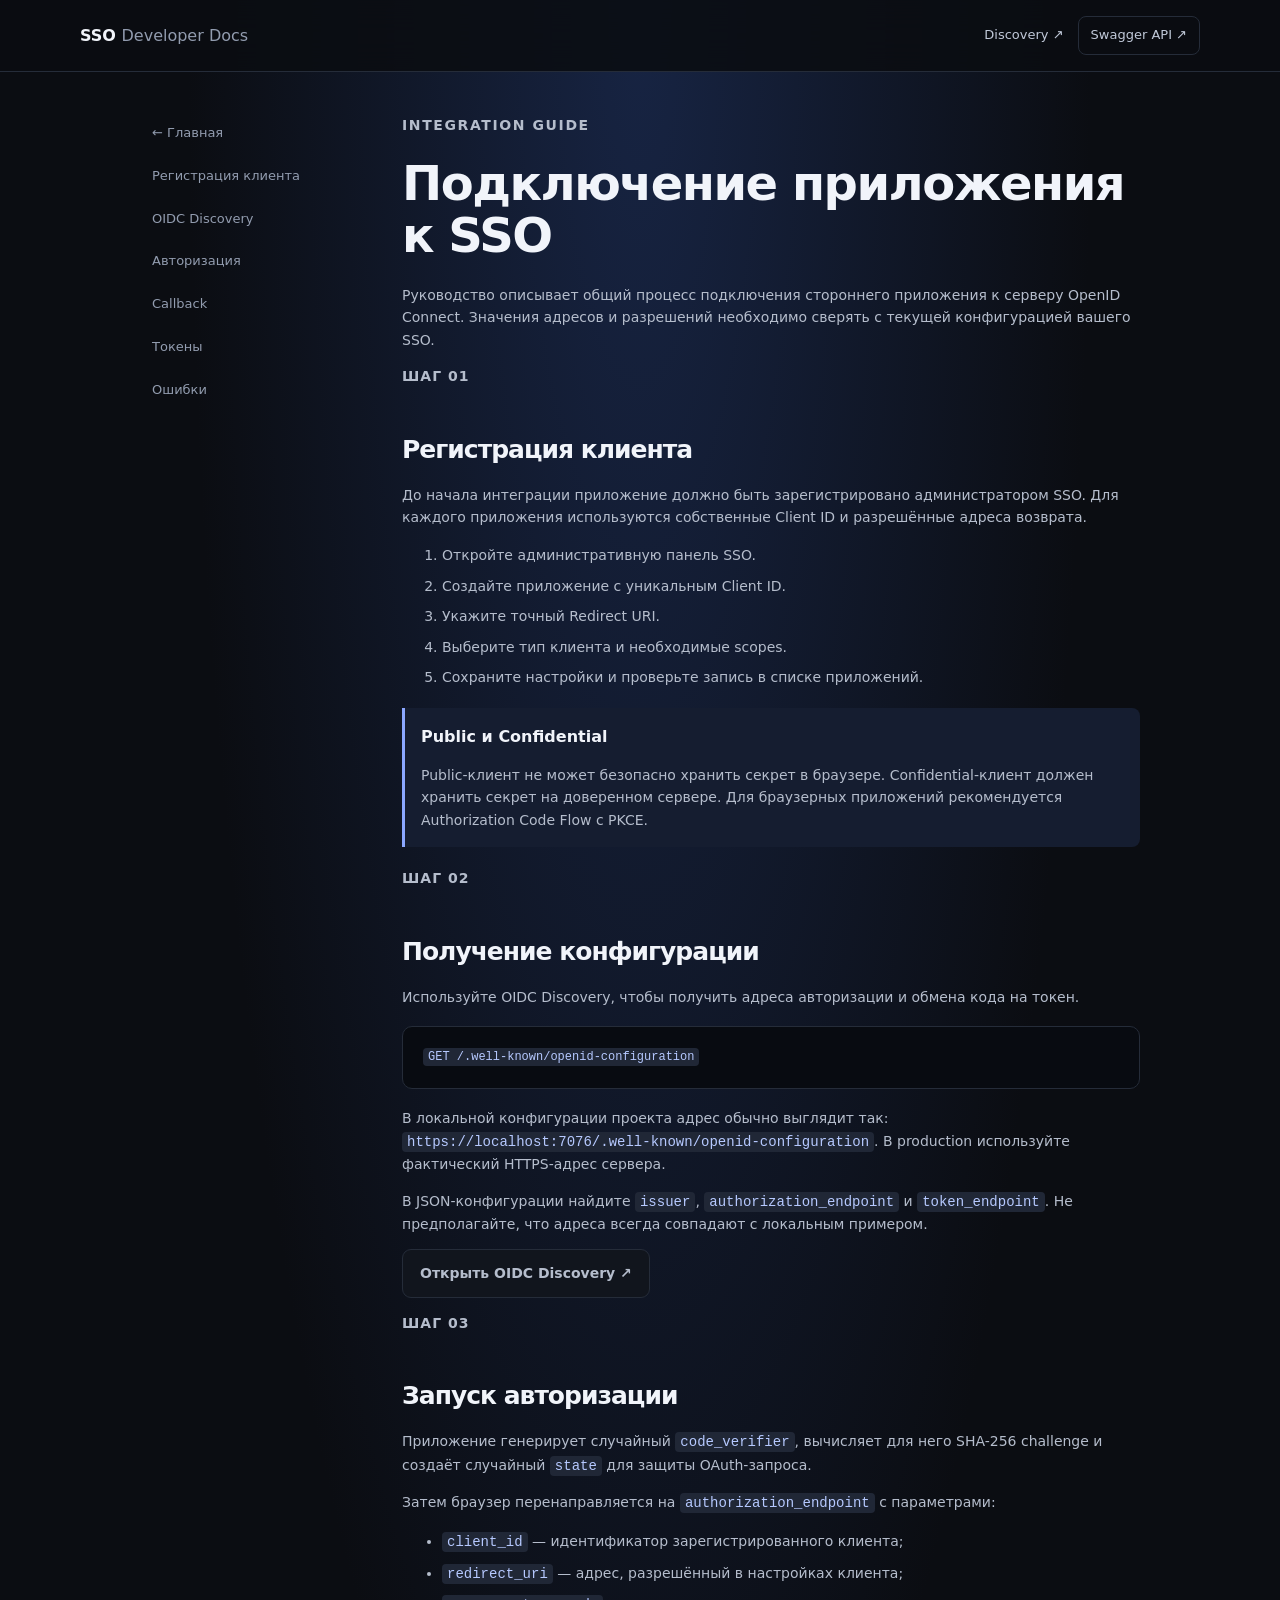
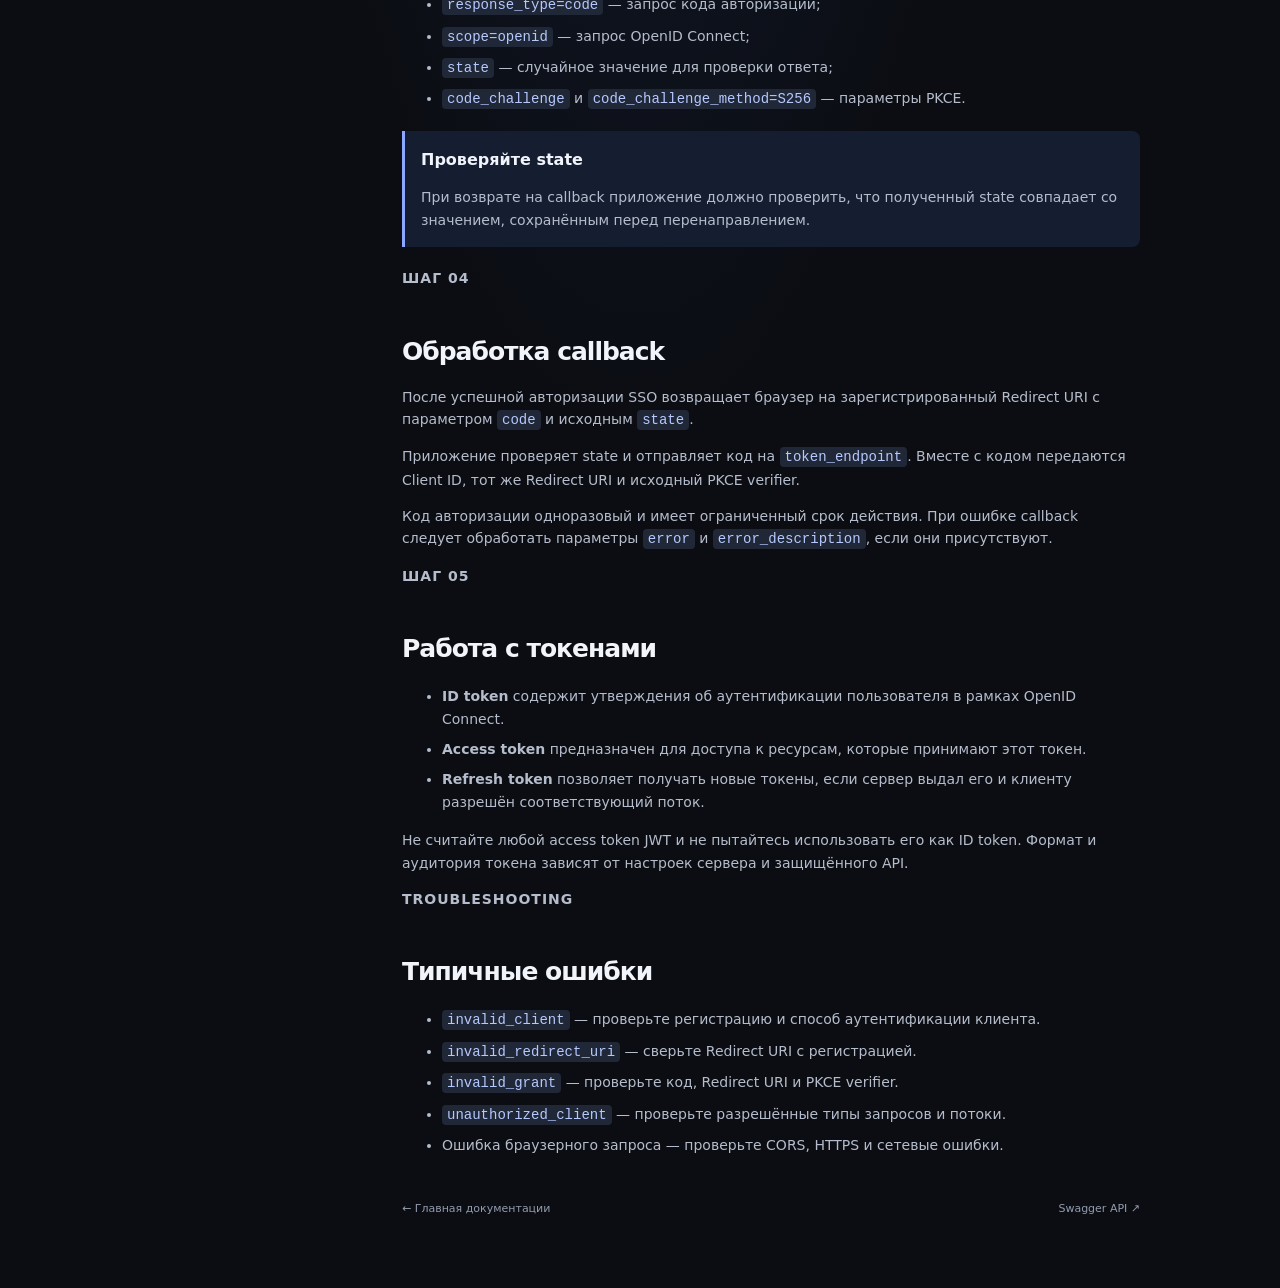
<file: integration.html>
<!doctype html>
<html lang="ru">
  <head>
    <meta charset="UTF-8" />
    <meta name="viewport" content="width=device-width, initial-scale=1" />
    <title>Интеграция с SSO — Developer Docs</title>
    <link rel="stylesheet" href="./docs.css" />
    <style>
      .docs-layout {
        display: grid;
        grid-template-columns: 220px minmax(0, 1fr);
        gap: 42px;
        padding-top: 42px;
      }

      .sidebar {
        position: sticky;
        top: 100px;
        align-self: start;
      }

      .sidebar a {
        display: block;
        padding: 9px 12px;
        margin-bottom: 4px;
        border-radius: 7px;
        color: var(--muted);
        font-size: 13px;
      }

      .sidebar a:hover {
        background: var(--surface-hover);
        color: var(--text);
      }

      .article {
        min-width: 0;
        padding-bottom: 60px;
      }

      .article h1 {
        font-size: clamp(34px, 5vw, 48px);
        letter-spacing: -1.5px;
      }

      .article h2 {
        margin: 42px 0 14px;
        font-size: 25px;
      }

      .article p,
      .article li {
        color: #b5bdcc;
        font-size: 14px;
      }

      .article li {
        margin: 8px 0;
      }

      .article code {
        padding: 2px 5px;
        border-radius: 4px;
        background: #202736;
        color: #b6c9ff;
        overflow-wrap: anywhere;
      }

      .code-block {
        position: relative;
        margin: 18px 0;
      }

      .code-block pre {
        overflow-x: auto;
        padding: 20px;
        border: 1px solid var(--border);
        border-radius: 10px;
        background: #080b11;
        color: #d5def0;
        font-size: 12px;
        line-height: 1.8;
      }

      .note {
        margin: 20px 0;
        padding: 16px;
        border-left: 3px solid var(--accent);
        border-radius: 0 8px 8px 0;
        background: #151d30;
      }

      .note p {
        margin-bottom: 0;
      }

      .step-label {
        color: var(--accent);
        font-size: 11px;
        font-weight: 700;
        letter-spacing: 1px;
      }

      @media (max-width: 760px) {
        .docs-layout {
          grid-template-columns: 1fr;
          gap: 20px;
        }

        .sidebar {
          position: static;
          display: flex;
          flex-wrap: wrap;
          gap: 4px;
        }
      }
    </style>
  </head>
  <body>
    <header class="topbar">
      <a class="brand" href="./index.html">
        <span class="brand-icon">S</span>
        <span>SSO <span class="brand-muted">Developer Docs</span></span>
      </a>

      <nav class="top-links">
        <a
          href="/.well-known/openid-configuration"
          target="_blank"
          rel="noreferrer"
          >Discovery ↗</a
        >
        <a
          href="https://swagger.io/product/?utm_source=google-paid&utm_medium=ppcg&utm_campaign=G+-+API+Hub+-+EMEA+-+NB&utm_term=generate%20api%20docs&utm_content=p&gclsrc=aw.ds&gad_source=1&gad_campaignid=22683279347&gbraid=0AAAAAD_lD12zWkUJng0uIeeUPPzYpcs_p&gclid=CjwKCAjw56zWBhB0EiwAdPOQOXwqYuTYtVaJOTrjmv5AyWUm6wHP_3hbpvoW6pRuafMUylr0GKpf4hoCHOYQAvD_BwE"
          class="nav-button"
          >Swagger API ↗</a
        >
      </nav>
    </header>

    <main class="docs-layout">
      <aside class="sidebar">
        <a href="./index.html">← Главная</a>
        <a href="#registration">Регистрация клиента</a>
        <a href="#discovery">OIDC Discovery</a>
        <a href="#authorization">Авторизация</a>
        <a href="#callback">Callback</a>
        <a href="#tokens">Токены</a>
        <a href="#errors">Ошибки</a>
      </aside>

      <article class="article">
        <p class="section-label">INTEGRATION GUIDE</p>
        <h1>Подключение приложения к SSO</h1>
        <p>
          Руководство описывает общий процесс подключения стороннего приложения
          к серверу OpenID Connect. Значения адресов и разрешений необходимо
          сверять с текущей конфигурацией вашего SSO.
        </p>

        <section id="registration">
          <p class="step-label">ШАГ 01</p>
          <h2>Регистрация клиента</h2>
          <p>
            До начала интеграции приложение должно быть зарегистрировано
            администратором SSO. Для каждого приложения используются собственные
            Client ID и разрешённые адреса возврата.
          </p>
          <ol>
            <li>Откройте административную панель SSO.</li>
            <li>Создайте приложение с уникальным Client ID.</li>
            <li>Укажите точный Redirect URI.</li>
            <li>Выберите тип клиента и необходимые scopes.</li>
            <li>Сохраните настройки и проверьте запись в списке приложений.</li>
          </ol>

          <div class="note">
            <strong>Public и Confidential</strong>
            <p>
              Public-клиент не может безопасно хранить секрет в браузере.
              Confidential-клиент должен хранить секрет на доверенном сервере.
              Для браузерных приложений рекомендуется Authorization Code Flow с
              PKCE.
            </p>
          </div>
        </section>

        <section id="discovery">
          <p class="step-label">ШАГ 02</p>
          <h2>Получение конфигурации</h2>
          <p>
            Используйте OIDC Discovery, чтобы получить адреса авторизации и
            обмена кода на токен.
          </p>
          <div class="code-block">
            <pre><code>GET /.well-known/openid-configuration</code></pre>
          </div>
          <p>
            В локальной конфигурации проекта адрес обычно выглядит так:
            <code>https://localhost:7076/.well-known/openid-configuration</code
            >. В production используйте фактический HTTPS-адрес сервера.
          </p>
          <p>
            В JSON-конфигурации найдите <code>issuer</code>,
            <code>authorization_endpoint</code> и <code>token_endpoint</code>.
            Не предполагайте, что адреса всегда совпадают с локальным примером.
          </p>
          <p>
            <a
              class="button button-secondary"
              href="/.well-known/openid-configuration"
              target="_blank"
              rel="noreferrer"
            >
              Открыть OIDC Discovery ↗
            </a>
          </p>
        </section>

        <section id="authorization">
          <p class="step-label">ШАГ 03</p>
          <h2>Запуск авторизации</h2>
          <p>
            Приложение генерирует случайный <code>code_verifier</code>,
            вычисляет для него SHA-256 challenge и создаёт случайный
            <code>state</code> для защиты OAuth-запроса.
          </p>
          <p>
            Затем браузер перенаправляется на
            <code>authorization_endpoint</code> с параметрами:
          </p>
          <ul>
            <li>
              <code>client_id</code> — идентификатор зарегистрированного
              клиента;
            </li>
            <li>
              <code>redirect_uri</code> — адрес, разрешённый в настройках
              клиента;
            </li>
            <li><code>response_type=code</code> — запрос кода авторизации;</li>
            <li><code>scope=openid</code> — запрос OpenID Connect;</li>
            <li>
              <code>state</code> — случайное значение для проверки ответа;
            </li>
            <li>
              <code>code_challenge</code> и
              <code>code_challenge_method=S256</code> — параметры PKCE.
            </li>
          </ul>

          <div class="note">
            <strong>Проверяйте state</strong>
            <p>
              При возврате на callback приложение должно проверить, что
              полученный state совпадает со значением, сохранённым перед
              перенаправлением.
            </p>
          </div>
        </section>

        <section id="callback">
          <p class="step-label">ШАГ 04</p>
          <h2>Обработка callback</h2>
          <p>
            После успешной авторизации SSO возвращает браузер на
            зарегистрированный Redirect URI с параметром <code>code</code> и
            исходным <code>state</code>.
          </p>
          <p>
            Приложение проверяет state и отправляет код на
            <code>token_endpoint</code>. Вместе с кодом передаются Client ID,
            тот же Redirect URI и исходный PKCE verifier.
          </p>
          <p>
            Код авторизации одноразовый и имеет ограниченный срок действия. При
            ошибке callback следует обработать параметры
            <code>error</code> и <code>error_description</code>, если они
            присутствуют.
          </p>
        </section>

        <section id="tokens">
          <p class="step-label">ШАГ 05</p>
          <h2>Работа с токенами</h2>
          <ul>
            <li>
              <strong>ID token</strong> содержит утверждения об аутентификации
              пользователя в рамках OpenID Connect.
            </li>
            <li>
              <strong>Access token</strong> предназначен для доступа к ресурсам,
              которые принимают этот токен.
            </li>
            <li>
              <strong>Refresh token</strong> позволяет получать новые токены,
              если сервер выдал его и клиенту разрешён соответствующий поток.
            </li>
          </ul>
          <p>
            Не считайте любой access token JWT и не пытайтесь использовать его
            как ID token. Формат и аудитория токена зависят от настроек сервера
            и защищённого API.
          </p>
        </section>

        <section id="errors">
          <p class="step-label">TROUBLESHOOTING</p>
          <h2>Типичные ошибки</h2>
          <ul>
            <li>
              <code>invalid_client</code> — проверьте регистрацию и способ
              аутентификации клиента.
            </li>
            <li>
              <code>invalid_redirect_uri</code> — сверьте Redirect URI с
              регистрацией.
            </li>
            <li>
              <code>invalid_grant</code> — проверьте код, Redirect URI и PKCE
              verifier.
            </li>
            <li>
              <code>unauthorized_client</code> — проверьте разрешённые типы
              запросов и потоки.
            </li>
            <li>
              Ошибка браузерного запроса — проверьте CORS, HTTPS и сетевые
              ошибки.
            </li>
          </ul>
        </section>

        <footer>
          <a href="./index.html">← Главная документации</a>
          <a
            href="https://swagger.io/product/?utm_source=google-paid&utm_medium=ppcg&utm_campaign=G+-+API+Hub+-+EMEA+-+NB&utm_term=generate%20api%20docs&utm_content=p&gclsrc=aw.ds&gad_source=1&gad_campaignid=22683279347&gbraid=0AAAAAD_lD12zWkUJng0uIeeUPPzYpcs_p&gclid=CjwKCAjw56zWBhB0EiwAdPOQOXwqYuTYtVaJOTrjmv5AyWUm6wHP_3hbpvoW6pRuafMUylr0GKpf4hoCHOYQAvD_BwE"
            >Swagger API ↗</a
          >
        </footer>
      </article>
    </main>
  </body>
</html>
</file>
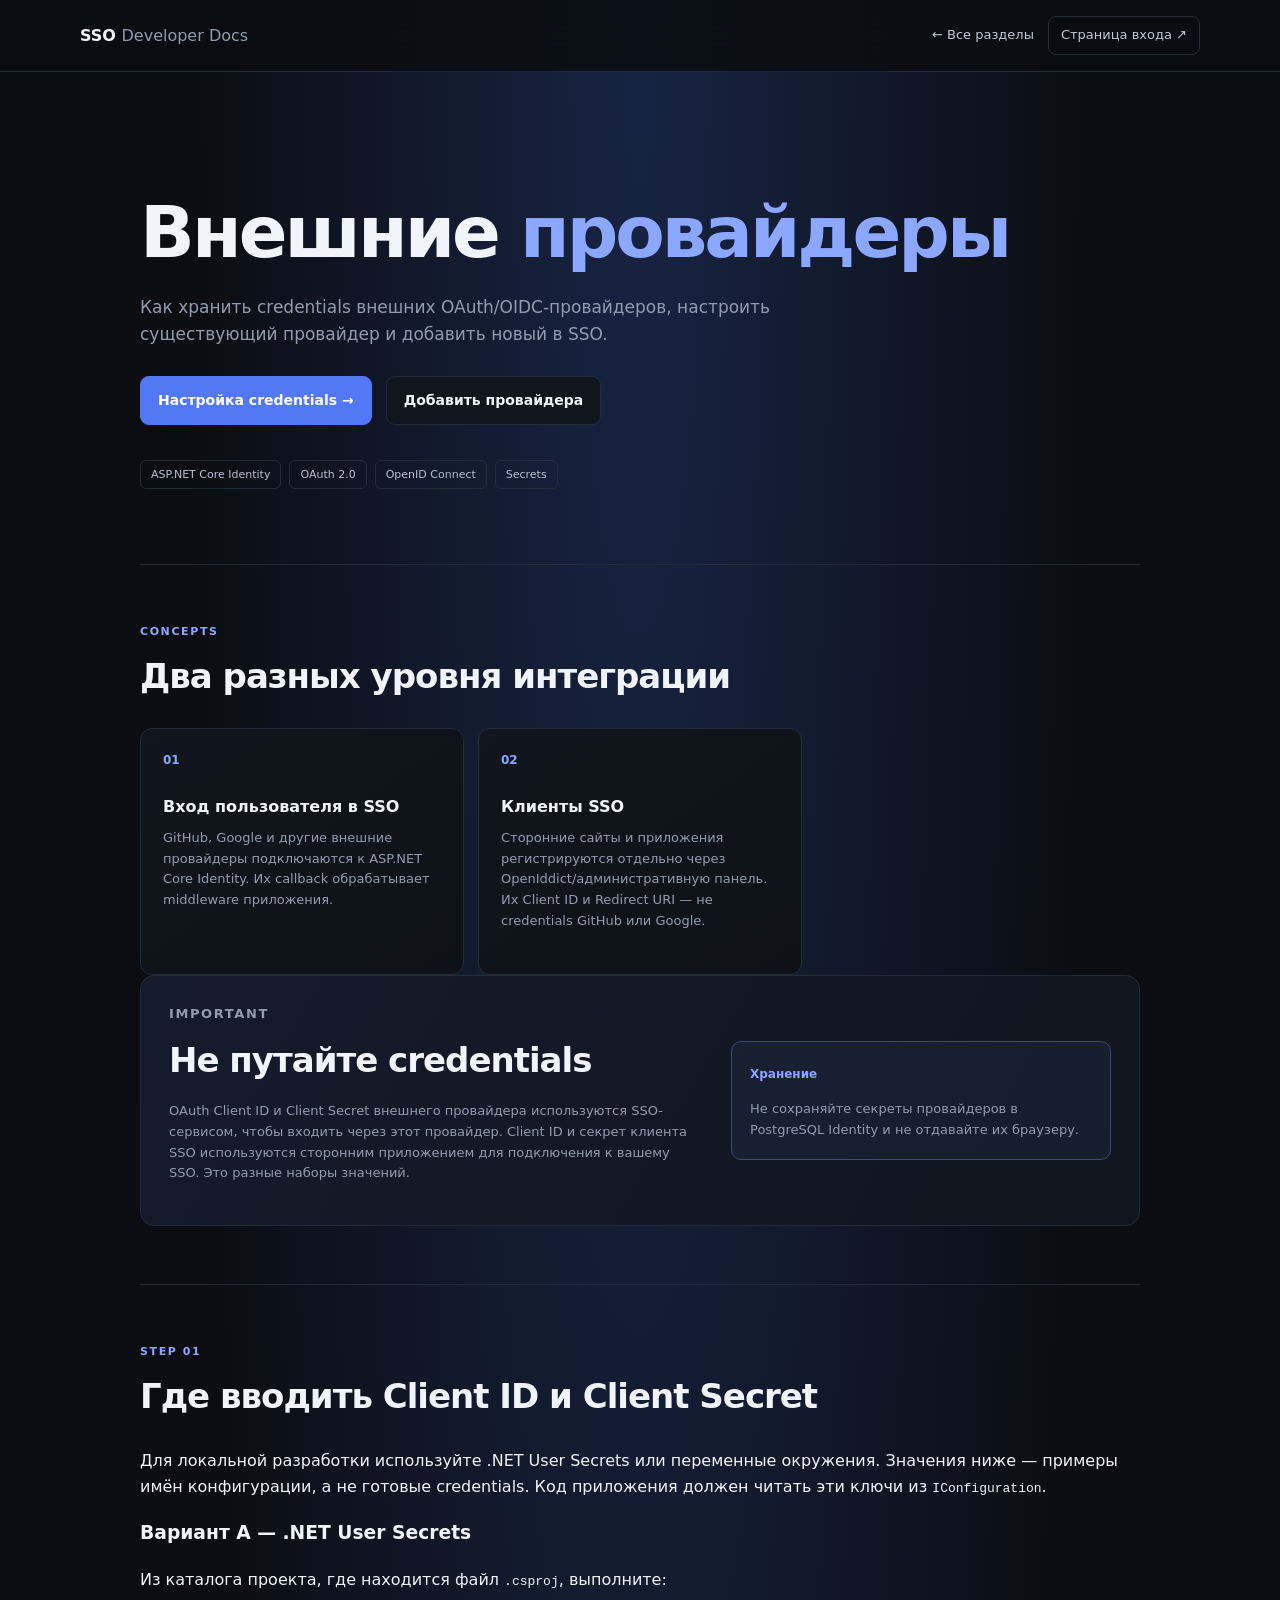
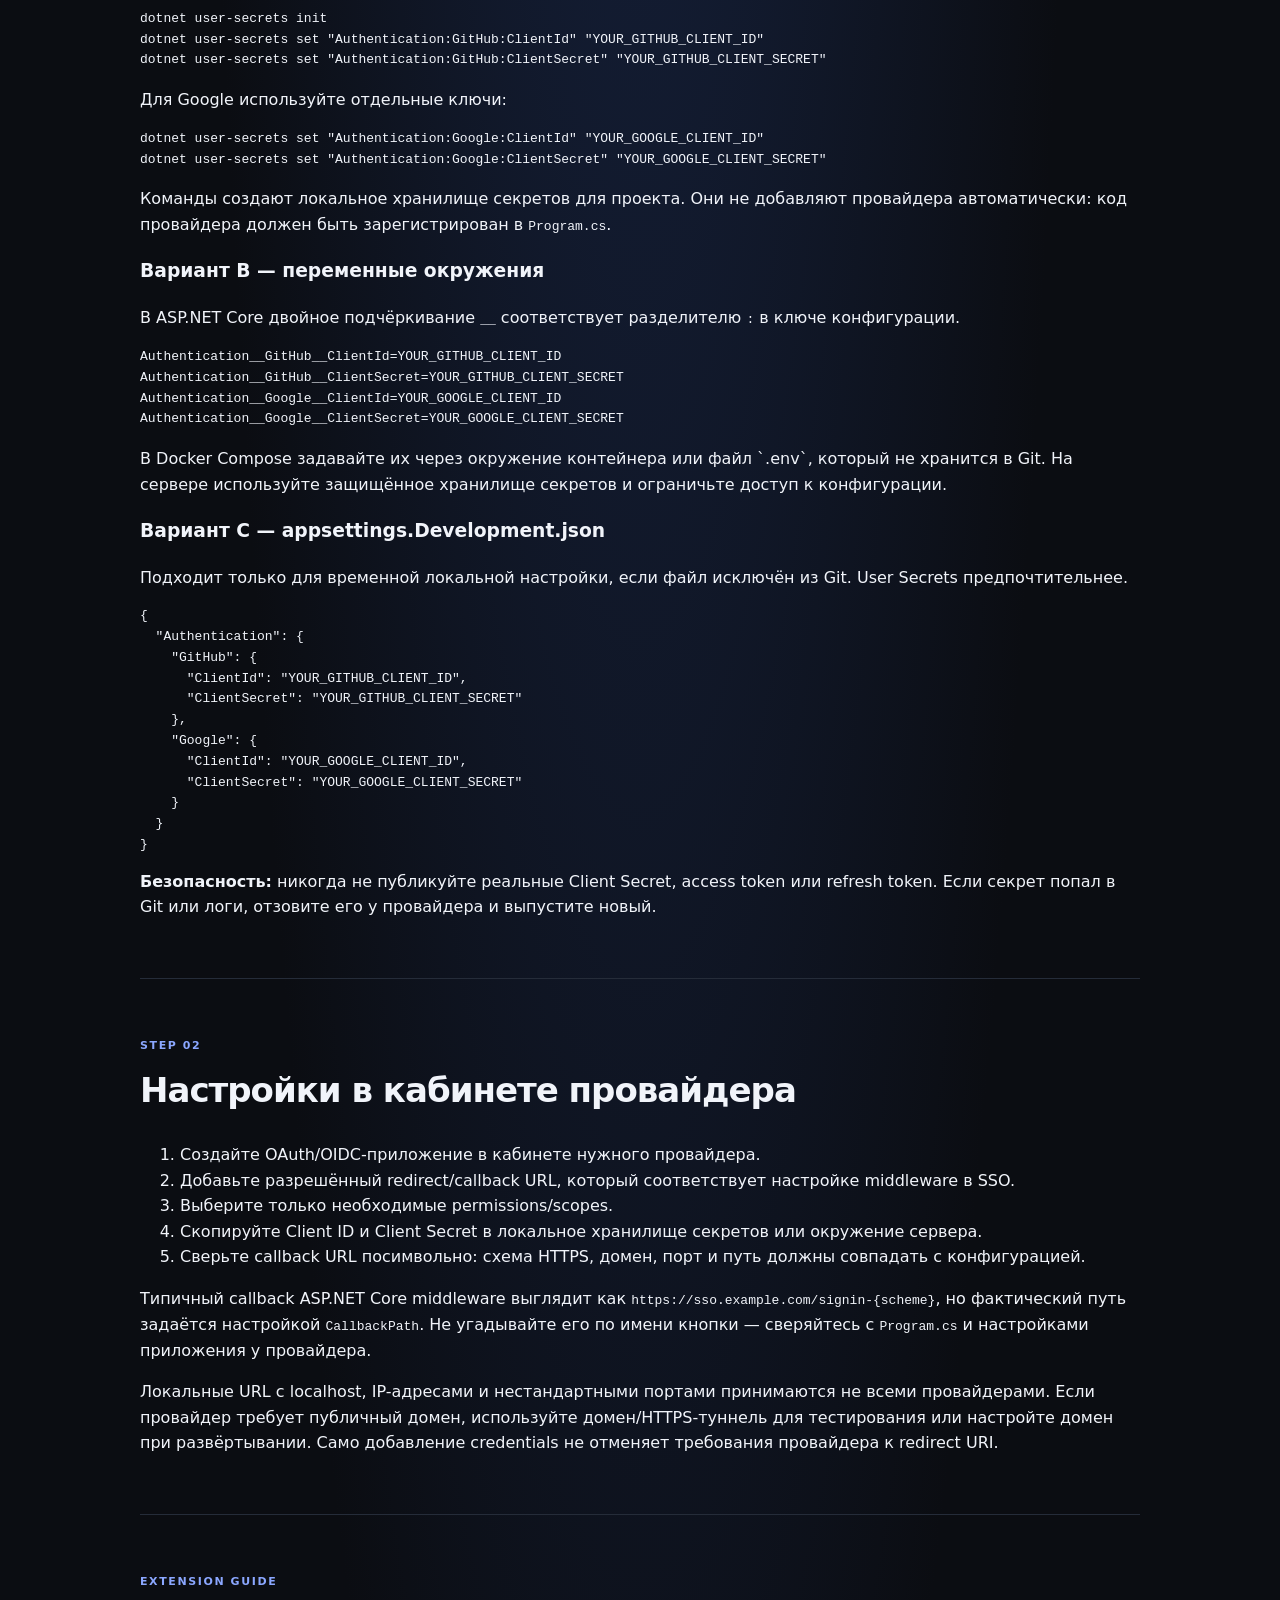
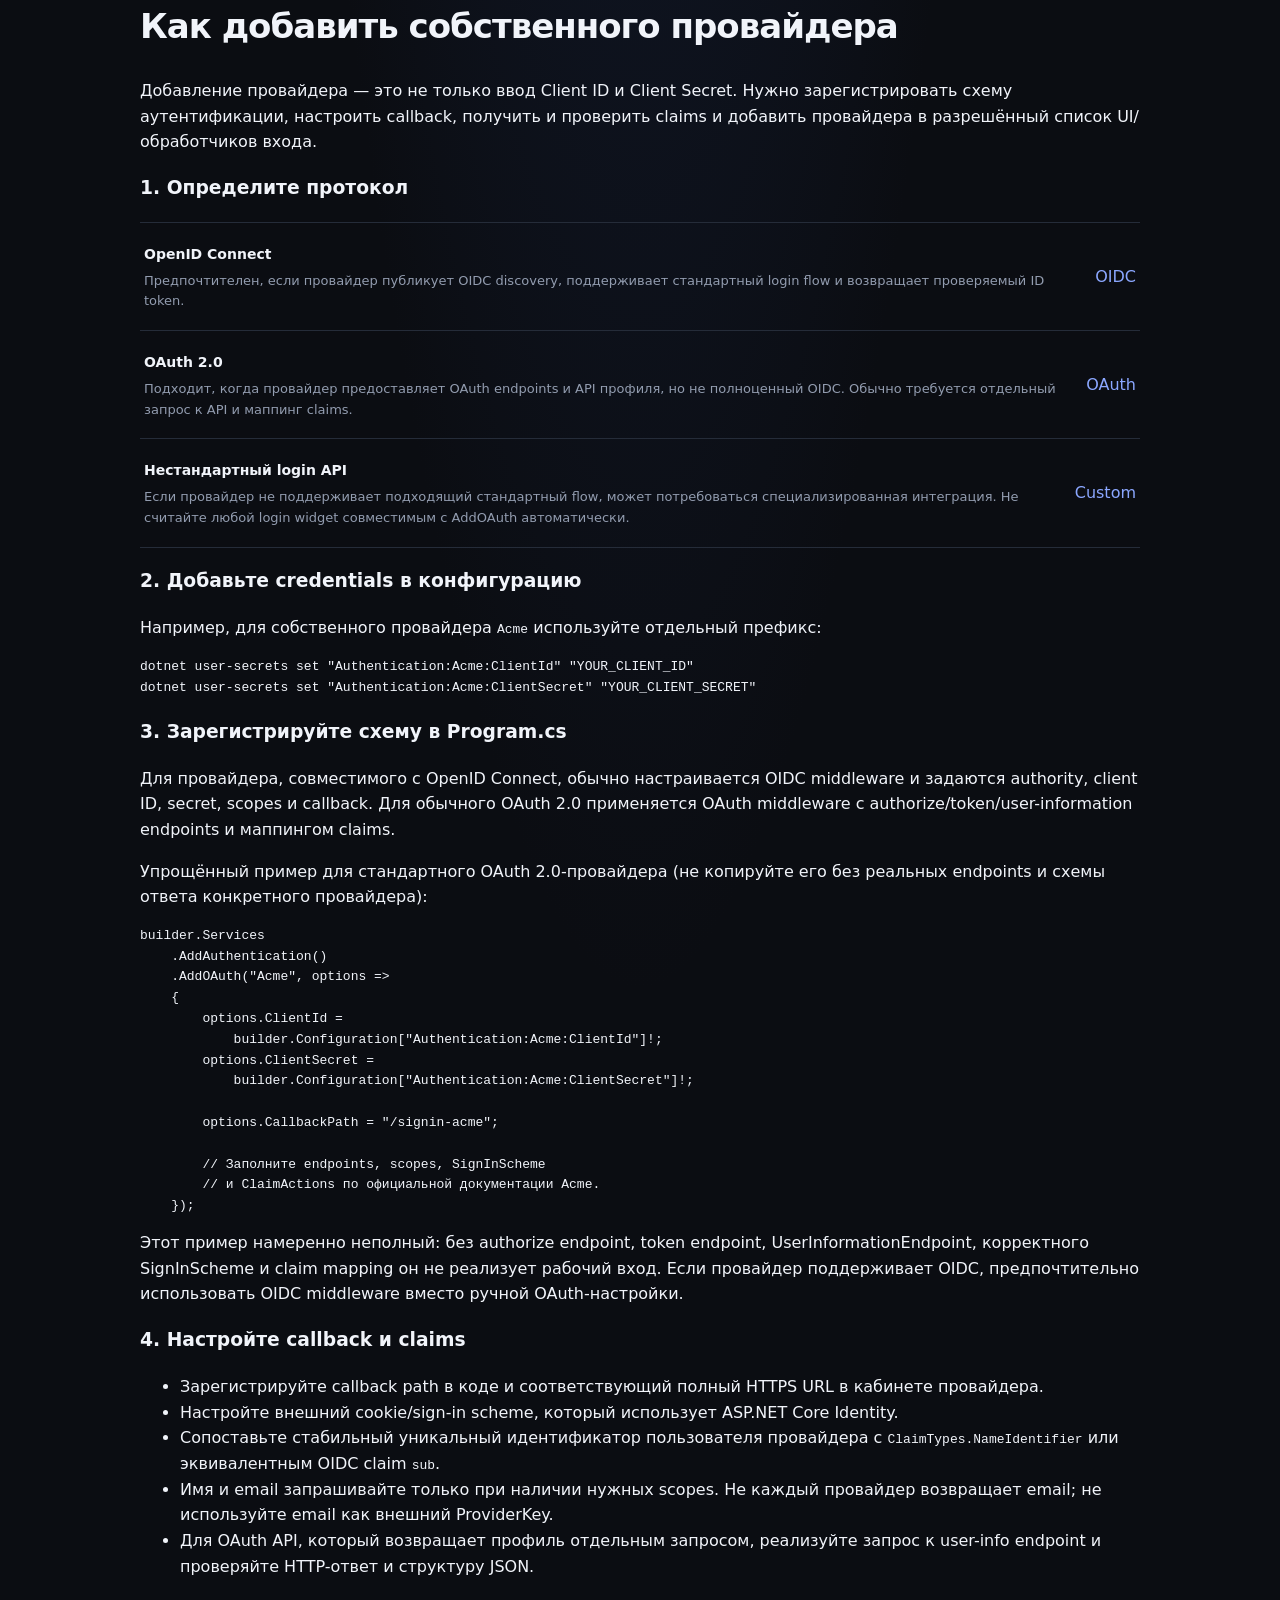
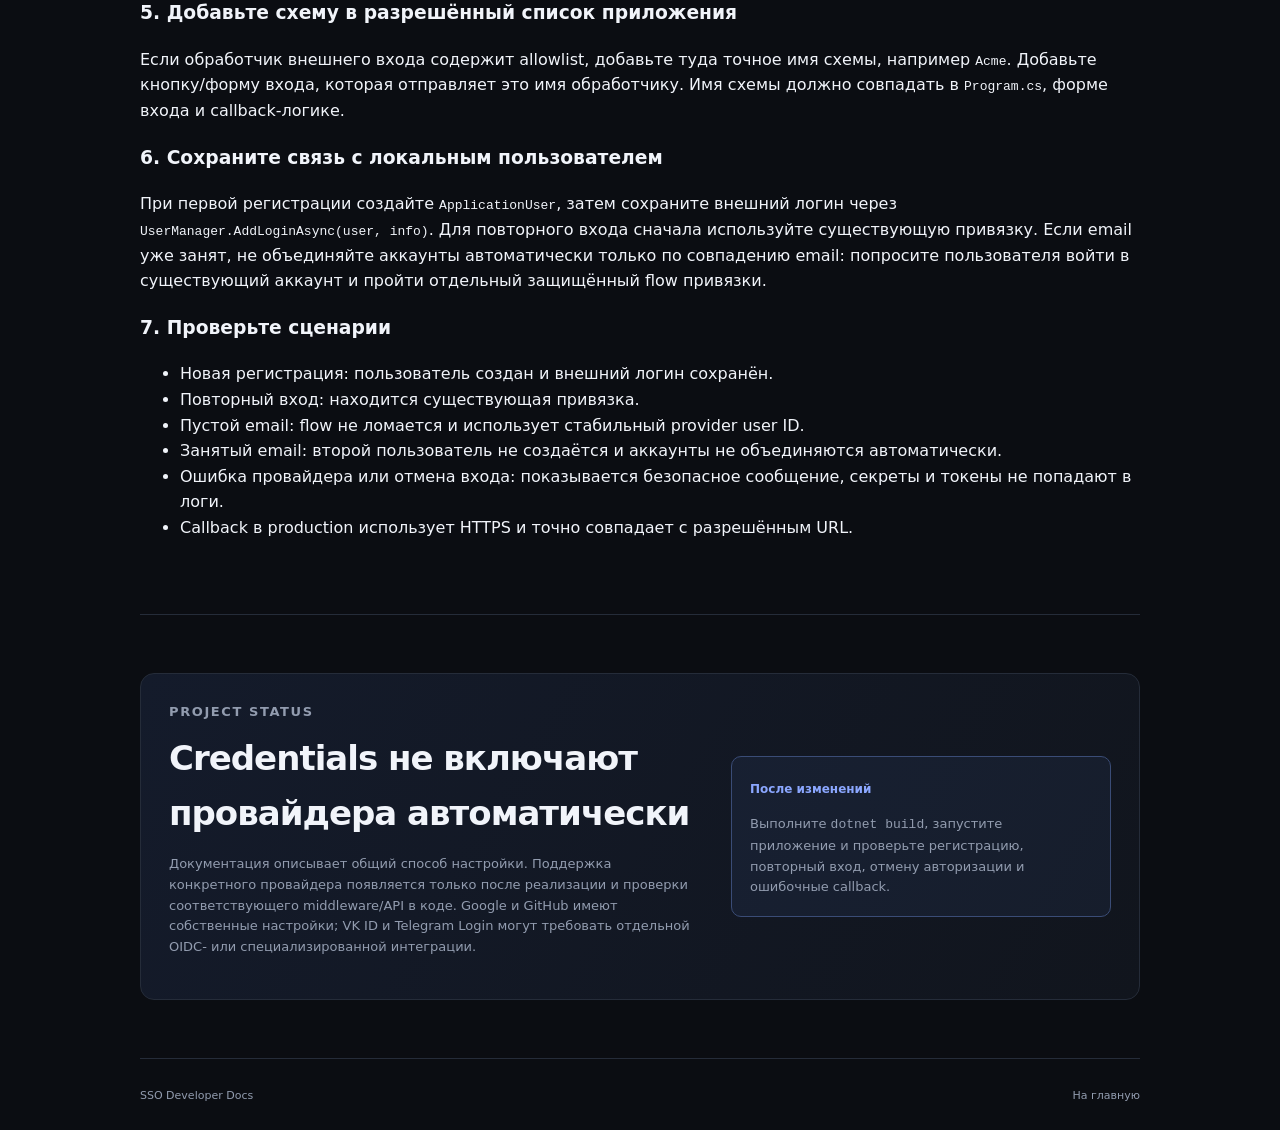
<file: providers.html>
<!doctype html>
<html lang="ru">
  <head>
    <meta charset="UTF-8" />
    <meta name="viewport" content="width=device-width, initial-scale=1" />
    <meta
      name="description"
      content="Настройка секретов внешних провайдеров входа и добавление OAuth/OIDC-провайдеров в SSO на ASP.NET Core."
    />
    <title>Внешние провайдеры — SSO Developer Docs</title>
    <link rel="stylesheet" href="./docs.css" />
  </head>
  <body>
    <header class="topbar">
      <a class="brand" href="./index.html"
        ><span class="brand-icon">S</span
        ><span>SSO <span class="brand-muted">Developer Docs</span></span></a
      >
      <nav class="top-links">
        <a href="./index.html">← Все разделы</a
        ><a href="/Account/Login" class="nav-button">Страница входа ↗</a>
      </nav>
    </header>
    <main>
      <section class="hero">
        <div class="eyebrow">
          <span class="status-dot"></span> IDENTITY / EXTERNAL AUTH
        </div>
        <h1>Внешние <span>провайдеры</span></h1>
        <p class="hero-description">
          Как хранить credentials внешних OAuth/OIDC-провайдеров, настроить
          существующий провайдер и добавить новый в SSO.
        </p>
        <div class="hero-actions">
          <a class="button button-primary" href="#credentials"
            >Настройка credentials →</a
          ><a class="button button-secondary" href="#add-provider"
            >Добавить провайдера</a
          >
        </div>
        <div class="protocols">
          <span>ASP.NET Core Identity</span><span>OAuth 2.0</span
          ><span>OpenID Connect</span><span>Secrets</span>
        </div>
      </section>

      <section class="section" id="model">
        <div class="section-heading">
          <div>
            <p class="section-label">CONCEPTS</p>
            <h2>Два разных уровня интеграции</h2>
          </div>
        </div>
        <div class="cards">
          <div class="card">
            <div class="card-number">01</div>
            <h3>Вход пользователя в SSO</h3>
            <p>
              GitHub, Google и другие внешние провайдеры подключаются к ASP.NET
              Core Identity. Их callback обрабатывает middleware приложения.
            </p>
          </div>
          <div class="card">
            <div class="card-number">02</div>
            <h3>Клиенты SSO</h3>
            <p>
              Сторонние сайты и приложения регистрируются отдельно через
              OpenIddict/административную панель. Их Client ID и Redirect URI —
              не credentials GitHub или Google.
            </p>
          </div>
        </div>
        <div class="info-panel">
          <div>
            <p class="section-label">IMPORTANT</p>
            <h2>Не путайте credentials</h2>
            <p>
              OAuth Client ID и Client Secret внешнего провайдера используются
              SSO-сервисом, чтобы входить через этот провайдер. Client ID и
              секрет клиента SSO используются сторонним приложением для
              подключения к вашему SSO. Это разные наборы значений.
            </p>
          </div>
          <div class="info-aside">
            <span class="aside-label">Хранение</span>
            <p>
              Не сохраняйте секреты провайдеров в PostgreSQL Identity и не
              отдавайте их браузеру.
            </p>
          </div>
        </div>
      </section>

      <section class="section" id="credentials">
        <div class="section-heading">
          <div>
            <p class="section-label">STEP 01</p>
            <h2>Где вводить Client ID и Client Secret</h2>
          </div>
        </div>
        <p>
          Для локальной разработки используйте .NET User Secrets или переменные
          окружения. Значения ниже — примеры имён конфигурации, а не готовые
          credentials. Код приложения должен читать эти ключи из
          <code>IConfiguration</code>.
        </p>
        <h3>Вариант A — .NET User Secrets</h3>
        <p>
          Из каталога проекта, где находится файл <code>.csproj</code>,
          выполните:
        </p>
        <pre><code>dotnet user-secrets init
dotnet user-secrets set "Authentication:GitHub:ClientId" "YOUR_GITHUB_CLIENT_ID"
dotnet user-secrets set "Authentication:GitHub:ClientSecret" "YOUR_GITHUB_CLIENT_SECRET"</code></pre>
        <p>Для Google используйте отдельные ключи:</p>
        <pre><code>dotnet user-secrets set "Authentication:Google:ClientId" "YOUR_GOOGLE_CLIENT_ID"
dotnet user-secrets set "Authentication:Google:ClientSecret" "YOUR_GOOGLE_CLIENT_SECRET"</code></pre>
        <p>
          Команды создают локальное хранилище секретов для проекта. Они не
          добавляют провайдера автоматически: код провайдера должен быть
          зарегистрирован в <code>Program.cs</code>.
        </p>

        <h3>Вариант B — переменные окружения</h3>
        <p>
          В ASP.NET Core двойное подчёркивание <code>__</code> соответствует
          разделителю <code>:</code> в ключе конфигурации.
        </p>
        <pre><code>Authentication__GitHub__ClientId=YOUR_GITHUB_CLIENT_ID
Authentication__GitHub__ClientSecret=YOUR_GITHUB_CLIENT_SECRET
Authentication__Google__ClientId=YOUR_GOOGLE_CLIENT_ID
Authentication__Google__ClientSecret=YOUR_GOOGLE_CLIENT_SECRET</code></pre>
        <p>
          В Docker Compose задавайте их через окружение контейнера или файл
          `.env`, который не хранится в Git. На сервере используйте защищённое
          хранилище секретов и ограничьте доступ к конфигурации.
        </p>

        <h3>Вариант C — appsettings.Development.json</h3>
        <p>
          Подходит только для временной локальной настройки, если файл исключён
          из Git. User Secrets предпочтительнее.
        </p>
        <pre><code>{
  "Authentication": {
    "GitHub": {
      "ClientId": "YOUR_GITHUB_CLIENT_ID",
      "ClientSecret": "YOUR_GITHUB_CLIENT_SECRET"
    },
    "Google": {
      "ClientId": "YOUR_GOOGLE_CLIENT_ID",
      "ClientSecret": "YOUR_GOOGLE_CLIENT_SECRET"
    }
  }
}</code></pre>
        <div class="warn">
          <strong>Безопасность:</strong> никогда не публикуйте реальные Client
          Secret, access token или refresh token. Если секрет попал в Git или
          логи, отзовите его у провайдера и выпустите новый.
        </div>
      </section>

      <section class="section" id="provider-console">
        <div class="section-heading">
          <div>
            <p class="section-label">STEP 02</p>
            <h2>Настройки в кабинете провайдера</h2>
          </div>
        </div>
        <ol>
          <li>Создайте OAuth/OIDC-приложение в кабинете нужного провайдера.</li>
          <li>
            Добавьте разрешённый redirect/callback URL, который соответствует
            настройке middleware в SSO.
          </li>
          <li>Выберите только необходимые permissions/scopes.</li>
          <li>
            Скопируйте Client ID и Client Secret в локальное хранилище секретов
            или окружение сервера.
          </li>
          <li>
            Сверьте callback URL посимвольно: схема HTTPS, домен, порт и путь
            должны совпадать с конфигурацией.
          </li>
        </ol>
        <p>
          Типичный callback ASP.NET Core middleware выглядит как
          <code>https://sso.example.com/signin-{scheme}</code>, но фактический
          путь задаётся настройкой <code>CallbackPath</code>. Не угадывайте его
          по имени кнопки — сверяйтесь с <code>Program.cs</code> и настройками
          приложения у провайдера.
        </p>
        <div class="note">
          Локальные URL с localhost, IP-адресами и нестандартными портами
          принимаются не всеми провайдерами. Если провайдер требует публичный
          домен, используйте домен/HTTPS-туннель для тестирования или настройте
          домен при развёртывании. Само добавление credentials не отменяет
          требования провайдера к redirect URI.
        </div>
      </section>

      <section class="section" id="add-provider">
        <div class="section-heading">
          <div>
            <p class="section-label">EXTENSION GUIDE</p>
            <h2>Как добавить собственного провайдера</h2>
          </div>
        </div>
        <p>
          Добавление провайдера — это не только ввод Client ID и Client Secret.
          Нужно зарегистрировать схему аутентификации, настроить callback,
          получить и проверить claims и добавить провайдера в разрешённый список
          UI/обработчиков входа.
        </p>

        <h3>1. Определите протокол</h3>
        <div class="resource-list">
          <div class="resource">
            <div>
              <strong>OpenID Connect</strong>
              <p>
                Предпочтителен, если провайдер публикует OIDC discovery,
                поддерживает стандартный login flow и возвращает проверяемый ID
                token.
              </p>
            </div>
            <span>OIDC</span>
          </div>
          <div class="resource">
            <div>
              <strong>OAuth 2.0</strong>
              <p>
                Подходит, когда провайдер предоставляет OAuth endpoints и API
                профиля, но не полноценный OIDC. Обычно требуется отдельный
                запрос к API и маппинг claims.
              </p>
            </div>
            <span>OAuth</span>
          </div>
          <div class="resource">
            <div>
              <strong>Нестандартный login API</strong>
              <p>
                Если провайдер не поддерживает подходящий стандартный flow,
                может потребоваться специализированная интеграция. Не считайте
                любой login widget совместимым с AddOAuth автоматически.
              </p>
            </div>
            <span>Custom</span>
          </div>
        </div>

        <h3>2. Добавьте credentials в конфигурацию</h3>
        <p>
          Например, для собственного провайдера <code>Acme</code> используйте
          отдельный префикс:
        </p>
        <pre><code>dotnet user-secrets set "Authentication:Acme:ClientId" "YOUR_CLIENT_ID"
dotnet user-secrets set "Authentication:Acme:ClientSecret" "YOUR_CLIENT_SECRET"</code></pre>

        <h3>3. Зарегистрируйте схему в Program.cs</h3>
        <p>
          Для провайдера, совместимого с OpenID Connect, обычно настраивается
          OIDC middleware и задаются authority, client ID, secret, scopes и
          callback. Для обычного OAuth 2.0 применяется OAuth middleware с
          authorize/token/user-information endpoints и маппингом claims.
        </p>
        <p>
          Упрощённый пример для стандартного OAuth 2.0-провайдера (не копируйте
          его без реальных endpoints и схемы ответа конкретного провайдера):
        </p>
        <pre><code>builder.Services
    .AddAuthentication()
    .AddOAuth("Acme", options =&gt;
    {
        options.ClientId =
            builder.Configuration["Authentication:Acme:ClientId"]!;
        options.ClientSecret =
            builder.Configuration["Authentication:Acme:ClientSecret"]!;

        options.CallbackPath = "/signin-acme";

        // Заполните endpoints, scopes, SignInScheme
        // и ClaimActions по официальной документации Acme.
    });</code></pre>
        <div class="warn">
          Этот пример намеренно неполный: без authorize endpoint, token
          endpoint, UserInformationEndpoint, корректного SignInScheme и claim
          mapping он не реализует рабочий вход. Если провайдер поддерживает
          OIDC, предпочтительно использовать OIDC middleware вместо ручной
          OAuth-настройки.
        </div>

        <h3>4. Настройте callback и claims</h3>
        <ul>
          <li>
            Зарегистрируйте callback path в коде и соответствующий полный HTTPS
            URL в кабинете провайдера.
          </li>
          <li>
            Настройте внешний cookie/sign-in scheme, который использует ASP.NET
            Core Identity.
          </li>
          <li>
            Сопоставьте стабильный уникальный идентификатор пользователя
            провайдера с <code>ClaimTypes.NameIdentifier</code> или
            эквивалентным OIDC claim <code>sub</code>.
          </li>
          <li>
            Имя и email запрашивайте только при наличии нужных scopes. Не каждый
            провайдер возвращает email; не используйте email как внешний
            ProviderKey.
          </li>
          <li>
            Для OAuth API, который возвращает профиль отдельным запросом,
            реализуйте запрос к user-info endpoint и проверяйте HTTP-ответ и
            структуру JSON.
          </li>
        </ul>

        <h3>5. Добавьте схему в разрешённый список приложения</h3>
        <p>
          Если обработчик внешнего входа содержит allowlist, добавьте туда
          точное имя схемы, например <code>Acme</code>. Добавьте кнопку/форму
          входа, которая отправляет это имя обработчику. Имя схемы должно
          совпадать в <code>Program.cs</code>, форме входа и callback-логике.
        </p>

        <h3>6. Сохраните связь с локальным пользователем</h3>
        <p>
          При первой регистрации создайте <code>ApplicationUser</code>, затем
          сохраните внешний логин через
          <code>UserManager.AddLoginAsync(user, info)</code>. Для повторного
          входа сначала используйте существующую привязку. Если email уже занят,
          не объединяйте аккаунты автоматически только по совпадению email:
          попросите пользователя войти в существующий аккаунт и пройти отдельный
          защищённый flow привязки.
        </p>

        <h3>7. Проверьте сценарии</h3>
        <ul>
          <li>
            Новая регистрация: пользователь создан и внешний логин сохранён.
          </li>
          <li>Повторный вход: находится существующая привязка.</li>
          <li>
            Пустой email: flow не ломается и использует стабильный provider user
            ID.
          </li>
          <li>
            Занятый email: второй пользователь не создаётся и аккаунты не
            объединяются автоматически.
          </li>
          <li>
            Ошибка провайдера или отмена входа: показывается безопасное
            сообщение, секреты и токены не попадают в логи.
          </li>
          <li>
            Callback в production использует HTTPS и точно совпадает с
            разрешённым URL.
          </li>
        </ul>
      </section>

      <section class="section" id="current-status">
        <div class="info-panel">
          <div>
            <p class="section-label">PROJECT STATUS</p>
            <h2>Credentials не включают провайдера автоматически</h2>
            <p>
              Документация описывает общий способ настройки. Поддержка
              конкретного провайдера появляется только после реализации и
              проверки соответствующего middleware/API в коде. Google и GitHub
              имеют собственные настройки; VK ID и Telegram Login могут
              требовать отдельной OIDC- или специализированной интеграции.
            </p>
          </div>
          <div class="info-aside">
            <span class="aside-label">После изменений</span>
            <p>
              Выполните <code>dotnet build</code>, запустите приложение и
              проверьте регистрацию, повторный вход, отмену авторизации и
              ошибочные callback.
            </p>
          </div>
        </div>
      </section>

      <footer>
        <span>SSO Developer Docs</span
        ><span><a href="./index.html">На главную</a></span>
      </footer>
    </main>
  </body>
</html>
</file>
<file: docs.css>
:root {
  color-scheme: dark;
  --bg: #0b0d12;
  --surface: #11151d;
  --surface-hover: #171d28;
  --border: #252c39;
  --text: #f1f4fa;
  --muted: #929caf;
  --accent: #8ba7ff;
  --accent-strong: #5378f6;
}

* {
  box-sizing: border-box;
}

html {
  scroll-behavior: smooth;
  scroll-padding-top: 90px;
}

body {
  margin: 0;
  background:
    radial-gradient(ellipse at 50% 0%, #172443 0%, transparent 50%), var(--bg);
  color: var(--text);
  font-family:
    Inter,
    ui-sans-serif,
    system-ui,
    -apple-system,
    sans-serif;
  line-height: 1.6;
}

a {
  color: inherit;
  text-decoration: none;
}

.topbar {
  position: sticky;
  top: 0;
  z-index: 10;
  display: flex;
  align-items: center;
  justify-content: space-between;
  gap: 24px;
  min-height: 72px;
  padding: 12px max(24px, calc((100% - 1120px) / 2));
  background: rgb(11 13 18 / 88%);
  border-bottom: 1px solid var(--border);
  backdrop-filter: blur(16px);
}

.brand,
.top-links,
.hero-actions,
.protocols {
  display: flex;
  align-items: center;
  gap: 14px;
}

.brand {
  font-weight: 750;
  white-space: nowrap;
}

.brand-icon {
  display: grid;
  width: 34px;
  height: 34px;
  place-items: center;
  border-radius: 10px;
  color: white;
  background: linear-gradient(135deg, #7197ff, #4e57d9);
  display: none;
}

.brand-muted {
  color: var(--muted);
  font-weight: 500;
}

.top-links {
  font-size: 13px;
  color: #c1c9d9;
}

.top-links a:hover,
.resource:hover {
  color: var(--accent);
}

.nav-button {
  padding: 8px 12px;
  border: 1px solid var(--border);
  border-radius: 8px;
}

main {
  width: min(100% - 40px, 1000px);
  margin: 0 auto;
}

.hero {
  padding: 100px 0 75px;
  border-bottom: 1px solid var(--border);
}

.eyebrow,
.section-label {
  color: var(--accent);
  font-size: 11px;
  font-weight: 750;
  letter-spacing: 1.6px;
}

.eyebrow {
  display: none !important;
  display: flex;
  align-items: center;
  gap: 9px;
}

.status-dot {
  width: 7px;
  height: 7px;
  border-radius: 50%;
  background: #79dda7;
  box-shadow: 0 0 12px rgb(121 221 167 / 45%);
}

h1 {
  margin: 22px 0;
  font-size: clamp(42px, 7vw, 72px);
  line-height: 1.08;
  letter-spacing: -3px;
}

h1 span {
  color: var(--accent);
}

.hero-description {
  max-width: 650px;
  color: var(--muted);
  font-size: 17px;
}

.hero-actions {
  flex-wrap: wrap;
  margin: 28px 0;
}

.button {
  display: inline-flex;
  align-items: center;
  gap: 12px;
  padding: 12px 17px;
  border: 1px solid var(--border);
  border-radius: 9px;
  font-size: 14px;
  font-weight: 650;
  transition:
    transform 0.15s,
    background 0.15s;
}

.button:hover {
  transform: translateY(-2px);
}

.button-primary {
  background: var(--accent-strong);
  border-color: var(--accent-strong);
  color: white;
}

.button-primary:hover {
  background: #6487ff;
}

.button-secondary {
  background: var(--surface);
}

.protocols {
  flex-wrap: wrap;
  gap: 8px;
  margin-top: 35px;
}

.protocols span {
  padding: 5px 10px;
  border: 1px solid var(--border);
  border-radius: 6px;
  color: #b7c0d1;
  font-size: 11px;
}

.section {
  padding: 58px 0;
  border-bottom: 1px solid var(--border);
}

.section-heading {
  display: flex;
  justify-content: space-between;
  align-items: end;
  gap: 24px;
  margin-bottom: 25px;
}

.section-label {
  margin: 0 0 8px;
}

h2 {
  margin: 0;
  font-size: clamp(25px, 4vw, 34px);
  letter-spacing: -1px;
}

.section-heading > p {
  max-width: 330px;
  margin: 0;
  color: var(--muted);
  font-size: 13px;
}

.cards {
  display: grid;
  grid-template-columns: repeat(3, minmax(0, 1fr));
  gap: 14px;
}

.card {
  display: flex;
  flex-direction: column;
  min-height: 240px;
  padding: 22px;
  border: 1px solid var(--border);
  border-radius: 12px;
  background: linear-gradient(145deg, var(--surface), #0e1118);
  transition:
    border-color 0.2s,
    transform 0.2s,
    background 0.2s;
}

.card:hover {
  border-color: #536ca9;
  background: var(--surface-hover);
  transform: translateY(-3px);
}

.card-number {
  color: var(--accent);
  font-size: 12px;
  font-weight: 750;
}

.card h3 {
  margin: 24px 0 8px;
  font-size: 16px;
}

.card p,
.info-panel p,
.flow-step p,
.resource p {
  color: var(--muted);
  font-size: 13px;
}

.card p {
  margin: 0 0 20px;
}

.card-link {
  margin-top: auto;
  color: var(--accent);
  font-size: 12px;
  font-weight: 650;
}

.info-panel {
  display: grid;
  grid-template-columns: 1.4fr 1fr;
  gap: 30px;
  padding: 28px;
  border: 1px solid var(--border);
  border-radius: 14px;
  background: linear-gradient(120deg, #141b2b, #11151d);
}

.info-panel h2 {
  margin: 8px 0 14px;
}

.info-aside {
  align-self: center;
  padding: 18px;
  border: 1px solid #3a4c76;
  border-radius: 10px;
  background: rgb(80 110 190 / 9%);
}

.aside-label {
  color: var(--accent);
  font-size: 12px;
  font-weight: 750;
}

.info-aside p {
  margin-bottom: 0;
}

.flow {
  display: grid;
  grid-template-columns: 1fr auto 1fr auto 1fr;
  align-items: center;
  gap: 15px;
}

.flow-step {
  height: 100%;
  padding: 18px;
  border: 1px solid var(--border);
  border-radius: 10px;
  background: var(--surface);
}

.flow-step > span {
  display: block;
  margin-bottom: 14px;
  color: var(--accent);
  font-size: 12px;
}

.flow-step strong {
  font-size: 14px;
}

.flow-step p {
  margin-bottom: 0;
}

.flow-arrow {
  color: var(--accent);
}

.resource-list {
  border-top: 1px solid var(--border);
}

.resource {
  display: flex;
  justify-content: space-between;
  align-items: center;
  gap: 20px;
  padding: 18px 4px;
  border-bottom: 1px solid var(--border);
}

.resource strong {
  font-size: 14px;
}

.resource p {
  margin: 4px 0 0;
}

.resource > span {
  color: var(--accent);
}

footer {
  display: flex;
  justify-content: space-between;
  gap: 20px;
  padding: 28px 0;
  color: var(--muted);
  font-size: 11px;
}

@media (max-width: 700px) {
  .topbar {
    padding: 12px 18px;
  }

  .brand-muted {
    display: none;
  }

  .top-links {
    gap: 10px;
  }

  main {
    width: min(100% - 32px, 1000px);
  }

  .hero {
    padding: 70px 0 50px;
  }

  .cards,
  .info-panel {
    grid-template-columns: 1fr;
  }

  .card {
    min-height: 190px;
  }

  .section-heading {
    align-items: start;
    flex-direction: column;
  }

  .flow {
    grid-template-columns: 1fr;
  }

  .flow-arrow {
    text-align: center;
    transform: rotate(90deg);
  }

  footer {
    flex-direction: column;
    gap: 6px;
  }
}

@media (prefers-reduced-motion: reduce) {
  *,
  *::before,
  *::after {
    scroll-behavior: auto !important;
    transition: none !important;
  }
}
</file>
